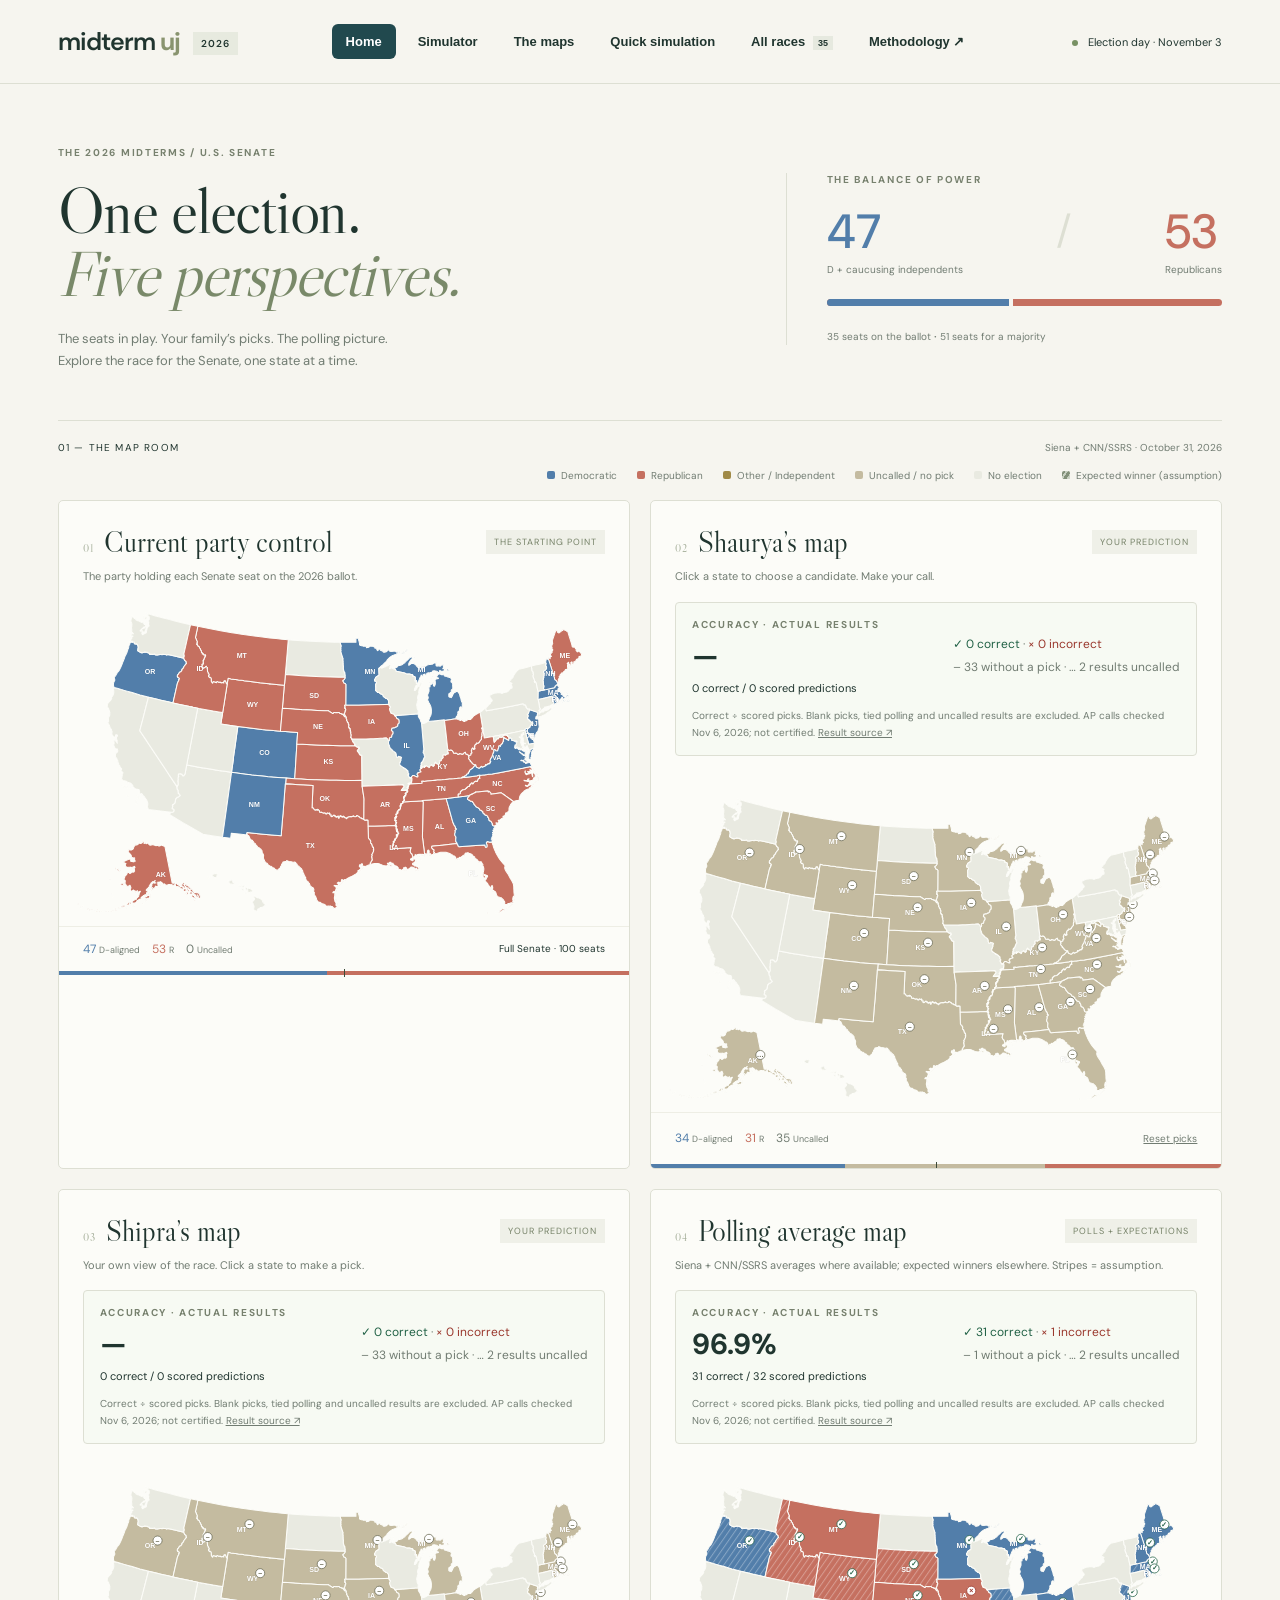
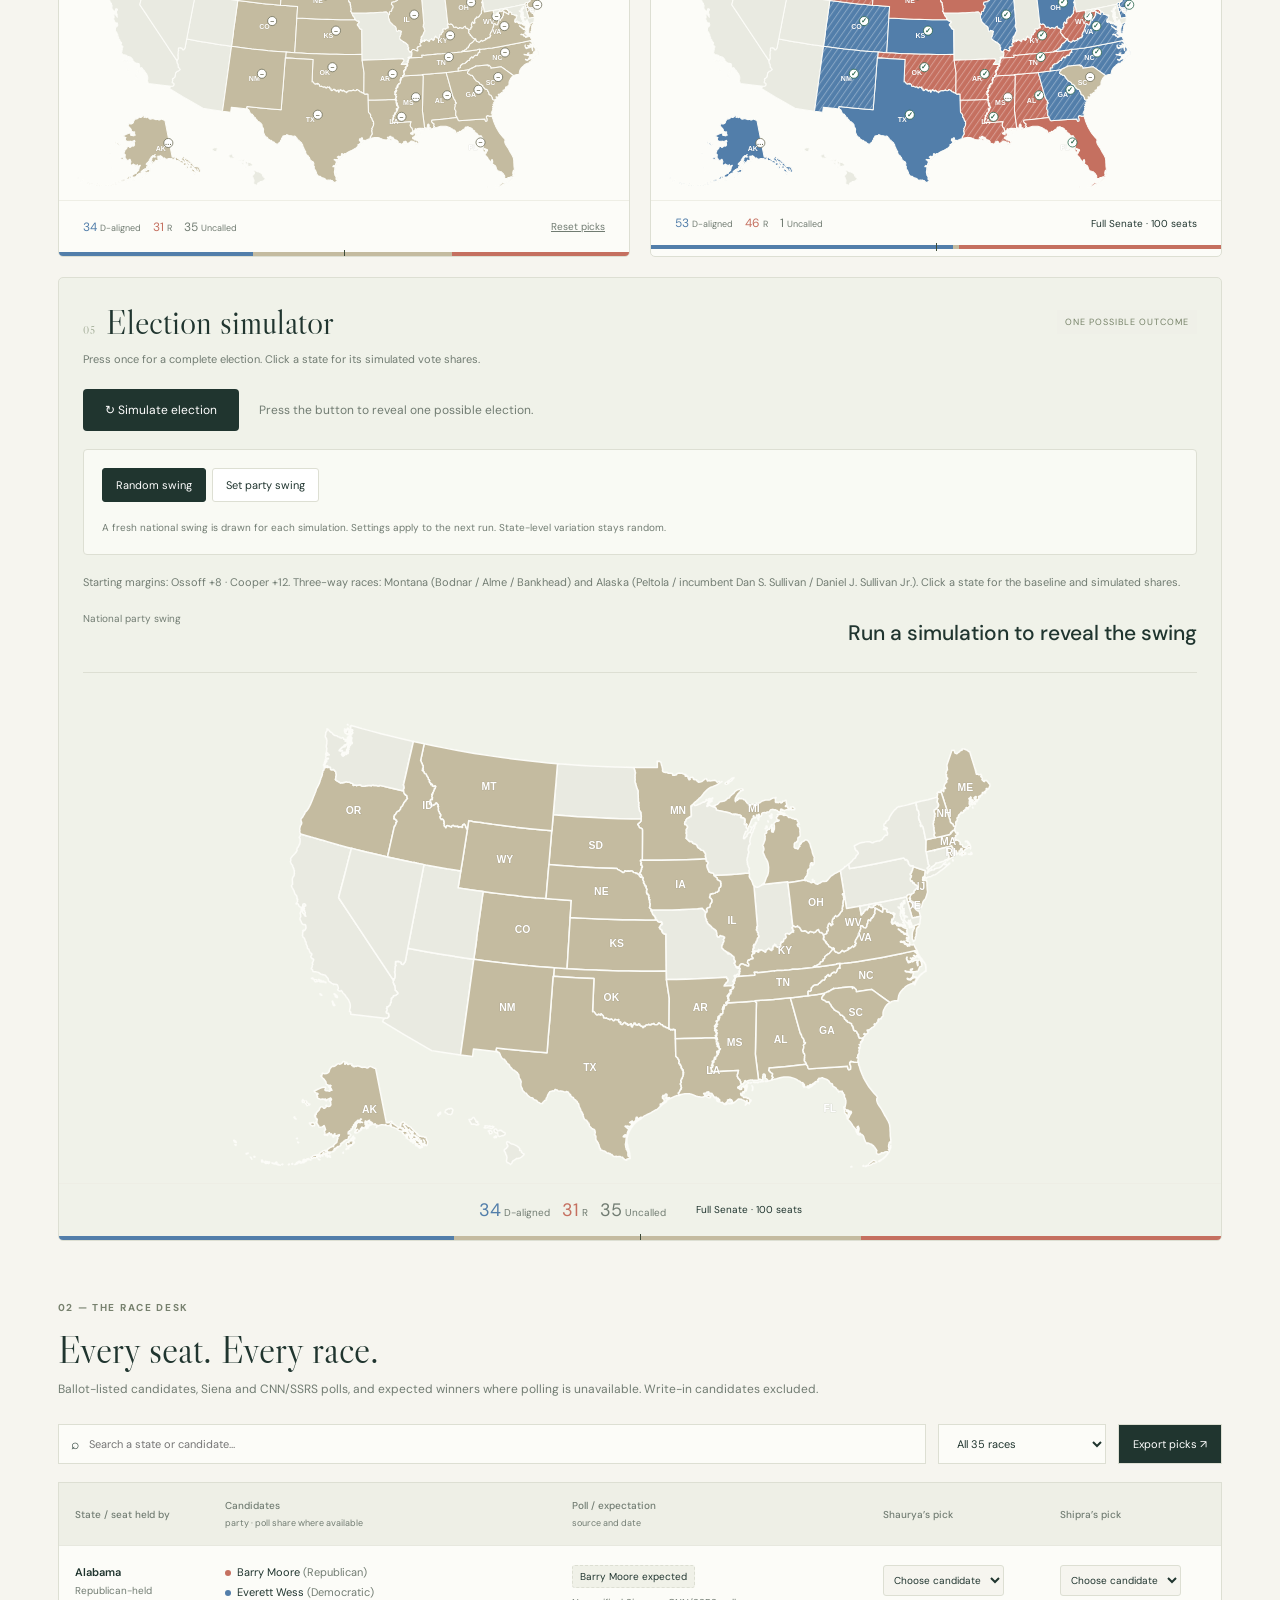
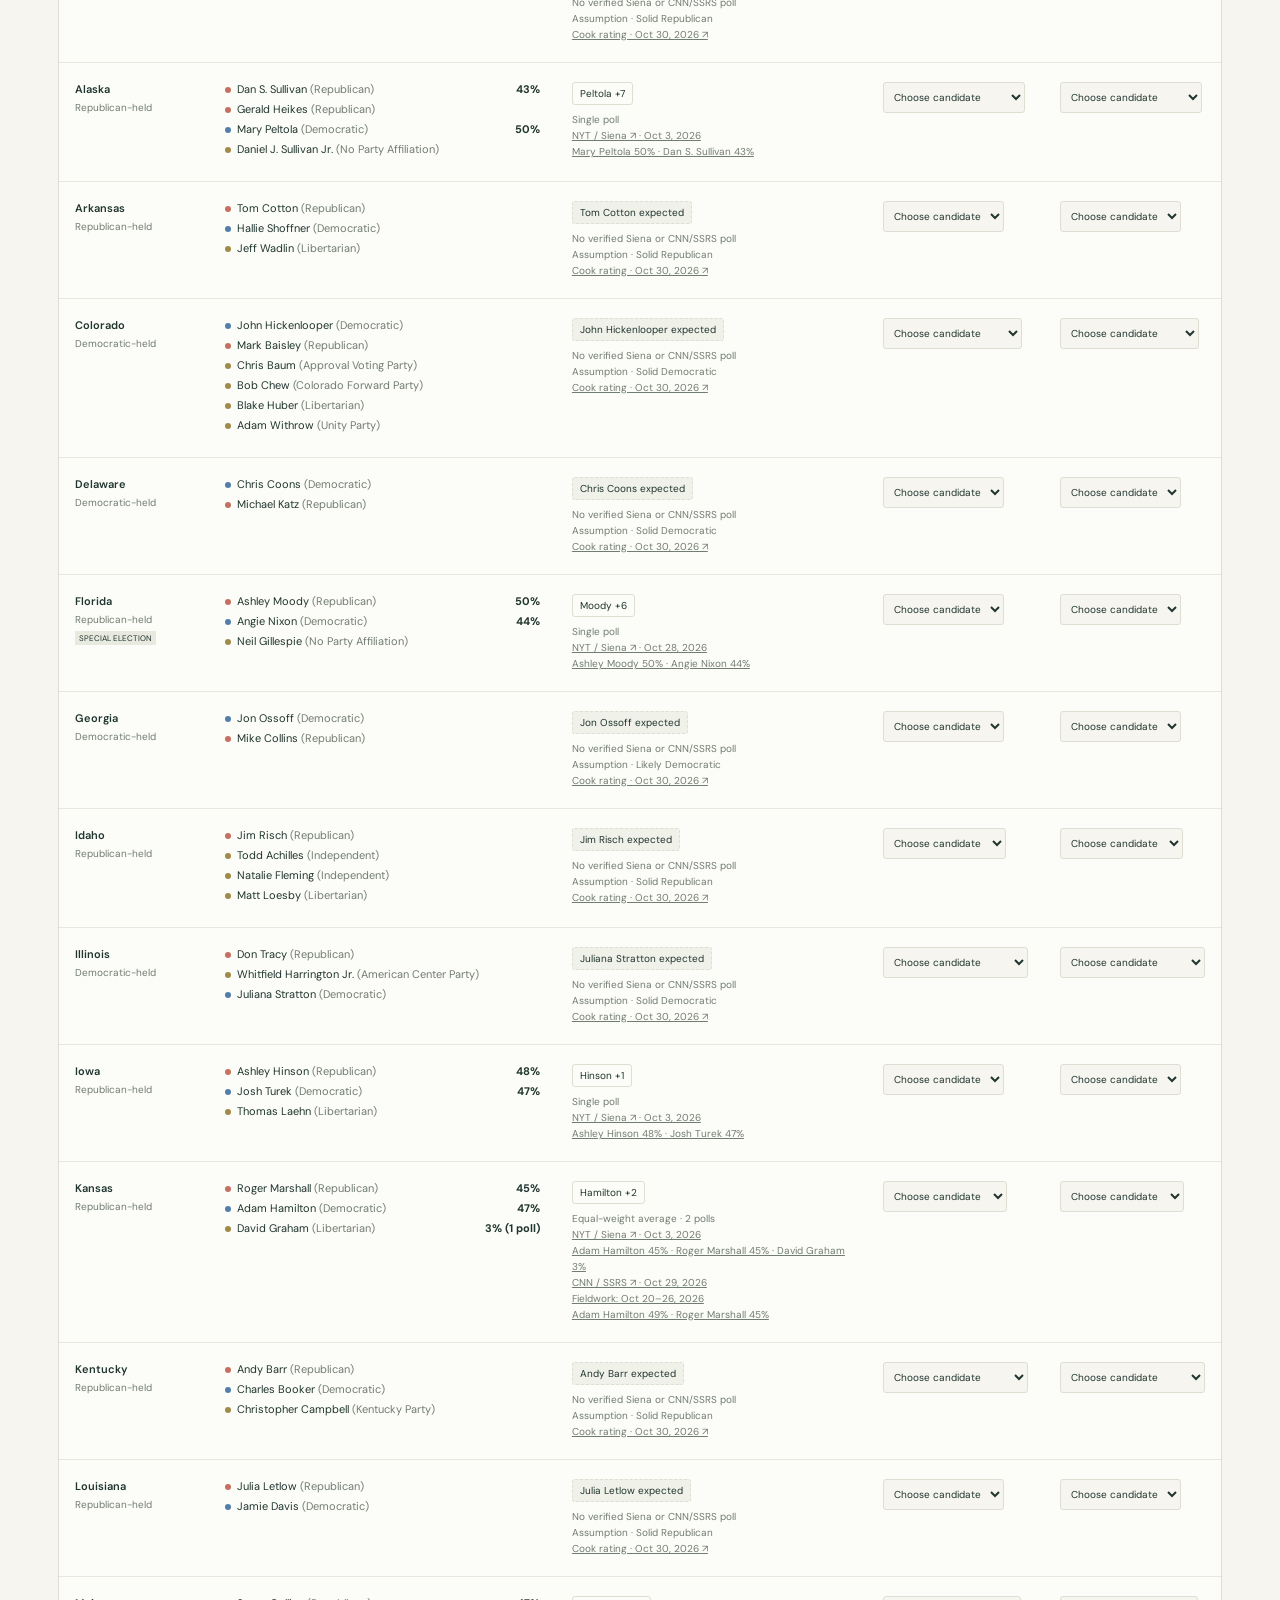
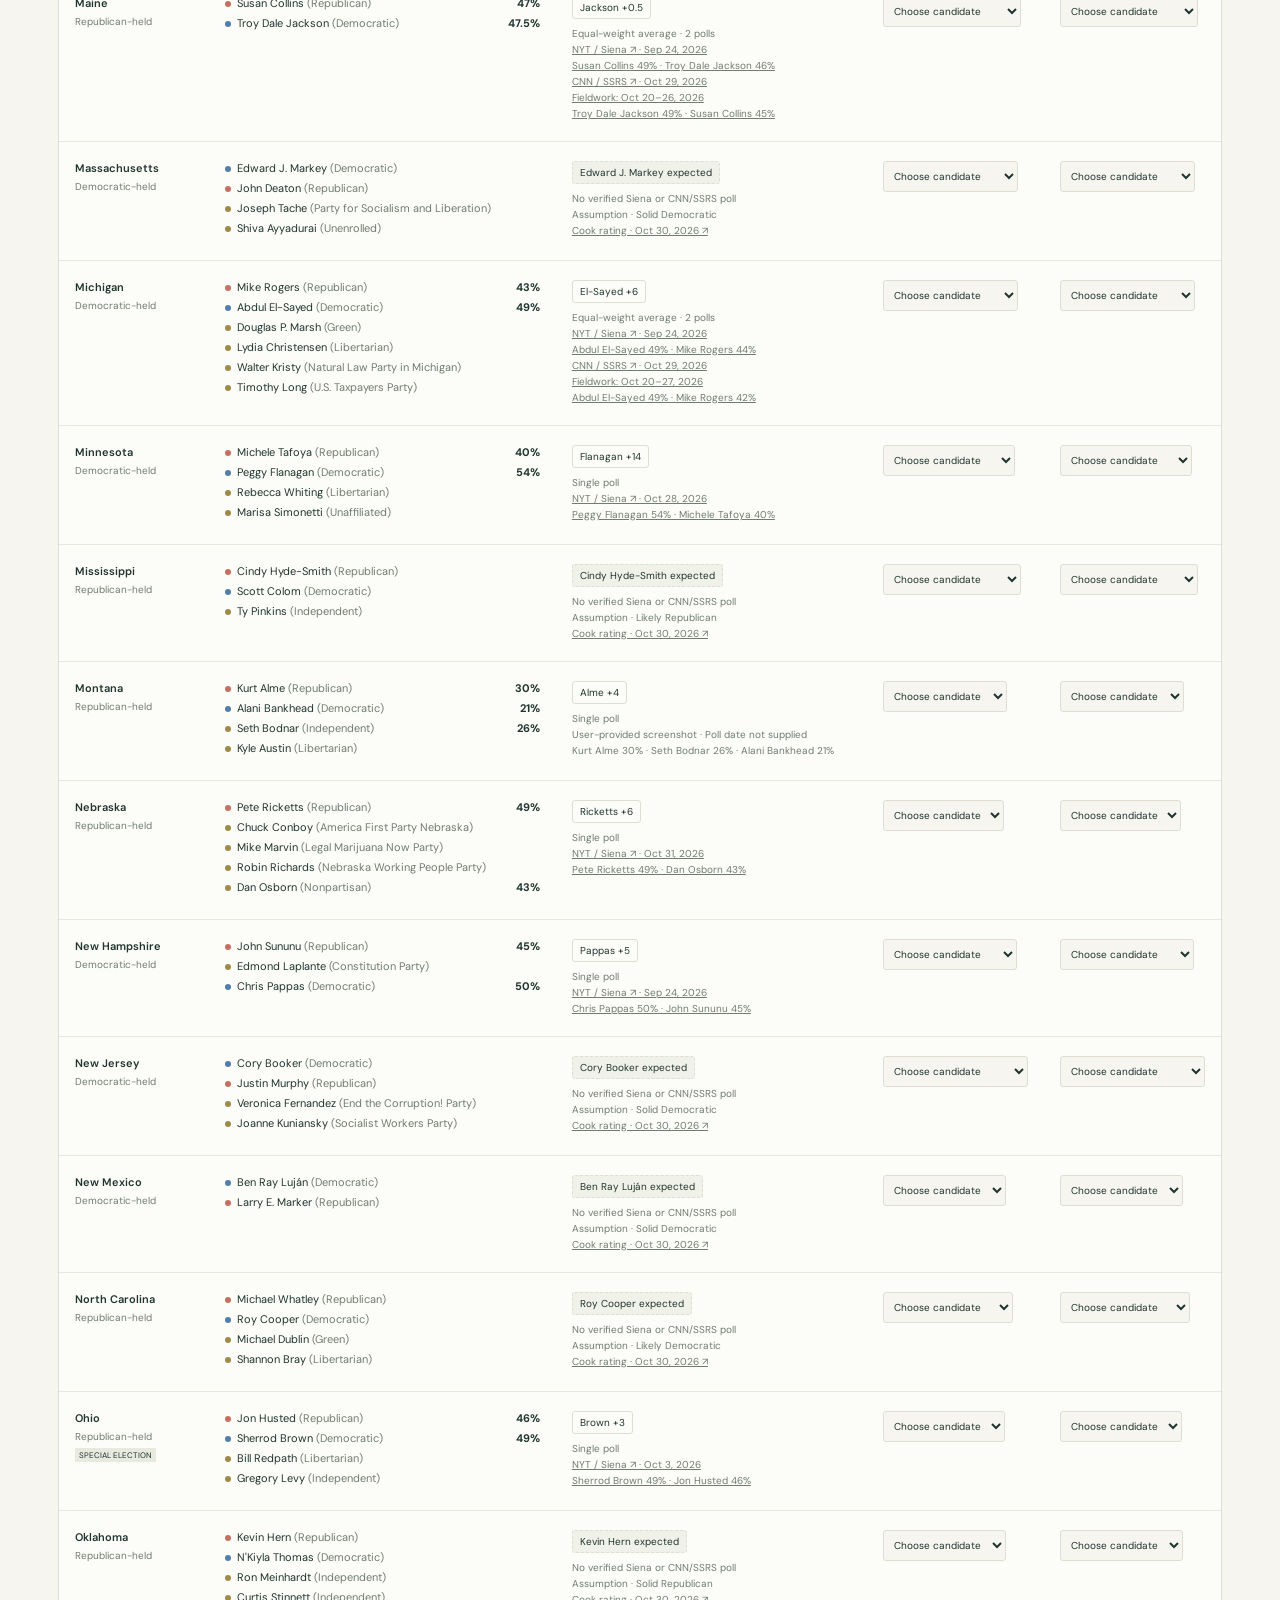
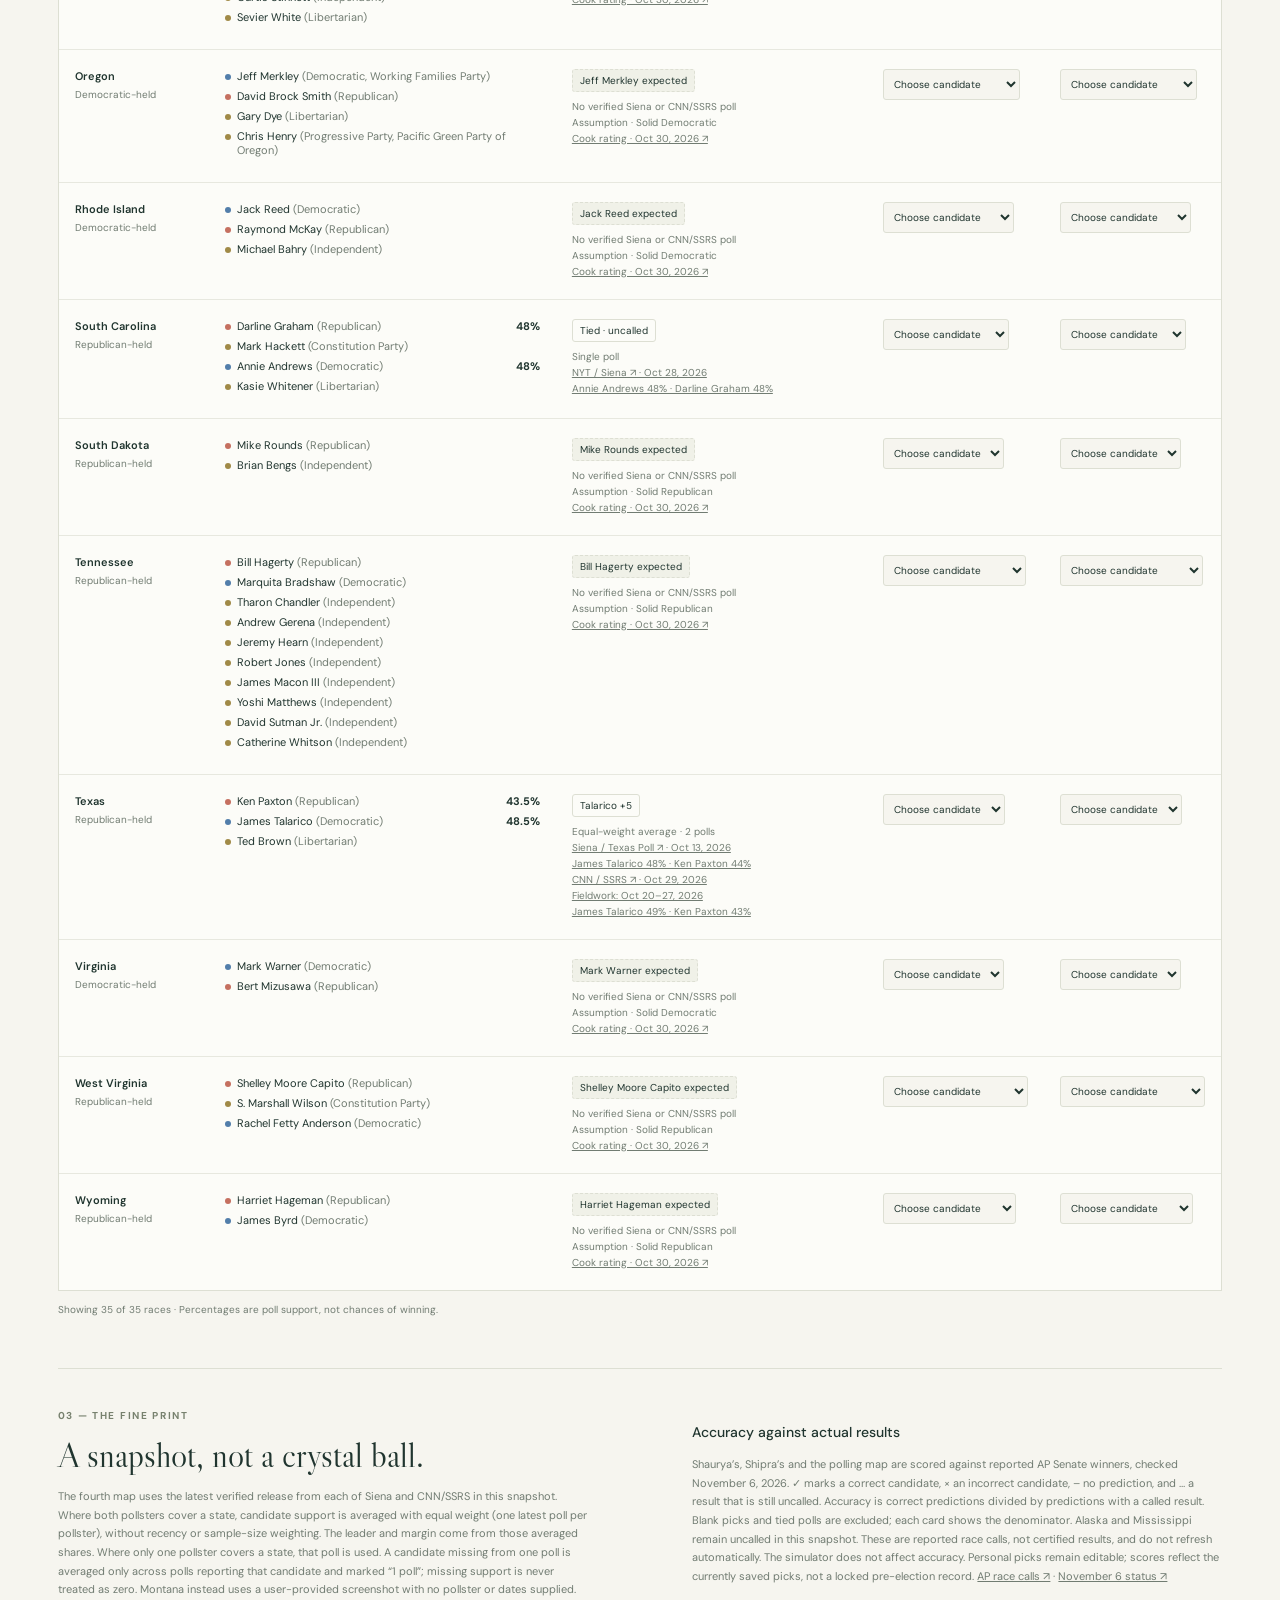
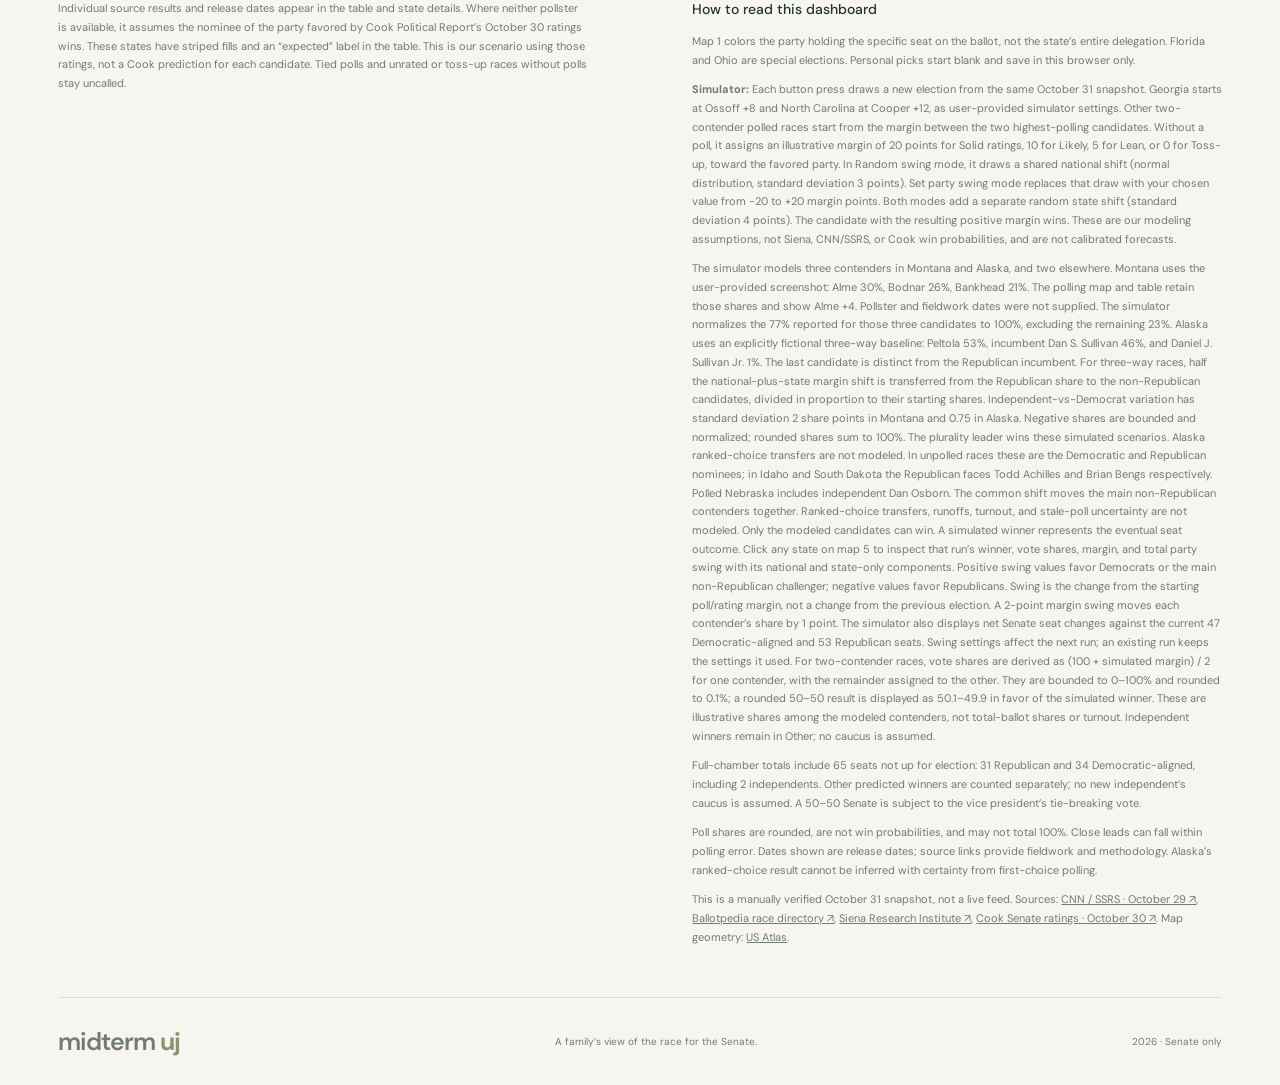
<file: midterm-uj-source/index.html>
<!doctype html><html lang="en"><head><meta charset="utf-8"><meta name="viewport" content="width=device-width,initial-scale=1"><meta name="description" content="Explore the 2026 Senate election with five maps, Shaurya and Shipra’s predictions, and sourced Siena and CNN/SSRS polling."><title>midterm uj · The Senate, five ways</title><link rel="stylesheet" href="style.css"><link rel="stylesheet" href="navigation.css?v=1"></head><body><header><a class="brand" href="#">midterm <b>uj</b><span>2026</span></a><nav aria-label="Main navigation"><a href="./" aria-current="page">Home</a><a href="simulator/">Simulator</a><a href="#maps">The maps</a><a href="#simulation">Quick simulation</a><a href="#races">All races <span>35</span></a><a href="#method">Methodology ↗</a></nav><div class="date"><i></i> Election day · November 3</div></header><main><section class="intro"><div><div class="eyebrow">THE 2026 MIDTERMS / U.S. SENATE</div><h1>One election.<br><em>Five perspectives.</em></h1><p>The seats in play. Your family’s picks. The polling picture.<br>Explore the race for the Senate, one state at a time.</p></div><aside><div class="eyebrow">THE BALANCE OF POWER</div><div class="balance"><strong class="dem">47<span>D + caucusing independents</span></strong><span class="vs">/</span><strong class="rep">53<span>Republicans</span></strong></div><div class="balancebar"><span></span></div><p>35 seats on the ballot <b>·</b> 51 seats for a majority</p></aside></section><div class="sectionline" id="maps"><span>01 — THE MAP ROOM</span><span>Siena + CNN/SSRS · October 31, 2026</span></div><div class="legend"><span><i class="D"></i>Democratic</span><span><i class="R"></i>Republican</span><span><i class="O"></i>Other / Independent</span><span><i class="U"></i>Uncalled / no pick</span><span><i class="N"></i>No election</span><span><i class="striped"></i>Expected winner (assumption)</span></div><section class="maps" id="mapgrid"></section><section class="race-section" id="races"><div class="tabletitle"><div class="eyebrow">02 — THE RACE DESK</div><h2>Every seat. Every race.</h2><p>Ballot-listed candidates, Siena and CNN/SSRS polls, and expected winners where polling is unavailable. Write-in candidates excluded.</p></div><div class="filters"><label class="search">⌕ <input id="search" type="search" placeholder="Search a state or candidate…" aria-label="Search a state or candidate"></label><select id="pollfilter" aria-label="Filter races"><option value="all">All 35 races</option><option value="polled">With verified polling</option><option value="unpolled">Without verified polling</option><option value="special">Special elections</option></select><button id="export">Export picks ↗</button></div><div class="tablewrap"><table><thead><tr><th>State / seat held by</th><th>Candidates <small>party · poll share where available</small></th><th>Poll / expectation <small>source and date</small></th><th>Shaurya’s pick</th><th>Shipra’s pick</th></tr></thead><tbody id="rows"></tbody></table></div><p id="rowcount" class="fine"></p></section><section class="method" id="method"><div><div class="eyebrow">03 — THE FINE PRINT</div><h2>A snapshot, not a crystal ball.</h2><p>The fourth map uses the latest verified release from each of Siena and CNN/SSRS in this snapshot. Where both pollsters cover a state, candidate support is averaged with equal weight (one latest poll per pollster), without recency or sample-size weighting. The leader and margin come from those averaged shares. Where only one pollster covers a state, that poll is used. A candidate missing from one poll is averaged only across polls reporting that candidate and marked “1 poll”; missing support is never treated as zero. Montana instead uses a user-provided screenshot with no pollster or dates supplied. Individual source results and release dates appear in the table and state details. Where neither pollster is available, it assumes the nominee of the party favored by Cook Political Report’s October 30 ratings wins. These states have striped fills and an “expected” label in the table. This is our scenario using those ratings, not a Cook prediction for each candidate. Tied polls and unrated or toss-up races without polls stay uncalled.</p></div><div><h3>Accuracy against actual results</h3><p>Shaurya’s, Shipra’s and the polling map are scored against reported AP Senate winners, checked November 6, 2026. ✓ marks a correct candidate, × an incorrect candidate, – no prediction, and … a result that is still uncalled. Accuracy is correct predictions divided by predictions with a called result. Blank picks and tied polls are excluded; each card shows the denominator. Alaska and Mississippi remain uncalled in this snapshot. These are reported race calls, not certified results, and do not refresh automatically. The simulator does not affect accuracy. Personal picks remain editable; scores reflect the currently saved picks, not a locked pre-election record. <a href="https://www.ap.org/the-definitive-source/behind-the-news/calling-control-of-congress-in-the-2026-midterm-elections/" target="_blank" rel="noopener">AP race calls ↗</a> · <a href="https://voteclock.org/2026-election-results" target="_blank" rel="noopener">November 6 status ↗</a></p><h3>How to read this dashboard</h3><p>Map 1 colors the party holding the specific seat on the ballot, not the state’s entire delegation. Florida and Ohio are special elections. Personal picks start blank and save in this browser only.</p><p><b>Simulator:</b> Each button press draws a new election from the same October 31 snapshot. Georgia starts at Ossoff +8 and North Carolina at Cooper +12, as user-provided simulator settings. Other two-contender polled races start from the margin between the two highest-polling candidates. Without a poll, it assigns an illustrative margin of 20 points for Solid ratings, 10 for Likely, 5 for Lean, or 0 for Toss-up, toward the favored party. In Random swing mode, it draws a shared national shift (normal distribution, standard deviation 3 points). Set party swing mode replaces that draw with your chosen value from −20 to +20 margin points. Both modes add a separate random state shift (standard deviation 4 points). The candidate with the resulting positive margin wins. These are our modeling assumptions, not Siena, CNN/SSRS, or Cook win probabilities, and are not calibrated forecasts.</p><p>The simulator models three contenders in Montana and Alaska, and two elsewhere. Montana uses the user-provided screenshot: Alme 30%, Bodnar 26%, Bankhead 21%. The polling map and table retain those shares and show Alme +4. Pollster and fieldwork dates were not supplied. The simulator normalizes the 77% reported for those three candidates to 100%, excluding the remaining 23%. Alaska uses an explicitly fictional three-way baseline: Peltola 53%, incumbent Dan S. Sullivan 46%, and Daniel J. Sullivan Jr. 1%. The last candidate is distinct from the Republican incumbent. For three-way races, half the national-plus-state margin shift is transferred from the Republican share to the non-Republican candidates, divided in proportion to their starting shares. Independent-vs-Democrat variation has standard deviation 2 share points in Montana and 0.75 in Alaska. Negative shares are bounded and normalized; rounded shares sum to 100%. The plurality leader wins these simulated scenarios. Alaska ranked-choice transfers are not modeled. In unpolled races these are the Democratic and Republican nominees; in Idaho and South Dakota the Republican faces Todd Achilles and Brian Bengs respectively. Polled Nebraska includes independent Dan Osborn. The common shift moves the main non-Republican contenders together. Ranked-choice transfers, runoffs, turnout, and stale-poll uncertainty are not modeled. Only the modeled candidates can win. A simulated winner represents the eventual seat outcome. Click any state on map 5 to inspect that run’s winner, vote shares, margin, and total party swing with its national and state-only components. Positive swing values favor Democrats or the main non-Republican challenger; negative values favor Republicans. Swing is the change from the starting poll/rating margin, not a change from the previous election. A 2-point margin swing moves each contender’s share by 1 point. The simulator also displays net Senate seat changes against the current 47 Democratic-aligned and 53 Republican seats. Swing settings affect the next run; an existing run keeps the settings it used. For two-contender races, vote shares are derived as (100 + simulated margin) / 2 for one contender, with the remainder assigned to the other. They are bounded to 0–100% and rounded to 0.1%; a rounded 50–50 result is displayed as 50.1–49.9 in favor of the simulated winner. These are illustrative shares among the modeled contenders, not total-ballot shares or turnout. Independent winners remain in Other; no caucus is assumed.</p><p>Full-chamber totals include 65 seats not up for election: 31 Republican and 34 Democratic-aligned, including 2 independents. Other predicted winners are counted separately; no new independent’s caucus is assumed. A 50–50 Senate is subject to the vice president’s tie-breaking vote.</p><p>Poll shares are rounded, are not win probabilities, and may not total 100%. Close leads can fall within polling error. Dates shown are release dates; source links provide fieldwork and methodology. Alaska’s ranked-choice result cannot be inferred with certainty from first-choice polling.</p><p>This is a manually verified October 31 snapshot, not a live feed. Sources: <a href="https://ssrs.com/news/democrats-in-striking-distance-new-cnn-polls-in-four-states-highlight-democrats-path-to-senate-majority/" target="_blank" rel="noopener">CNN / SSRS · October 29 ↗</a>, <a href="https://ballotpedia.org/United_States_Senate_elections,_2026" target="_blank" rel="noopener">Ballotpedia race directory ↗</a>, <a href="https://sri.siena.edu/2026/10/" target="_blank" rel="noopener">Siena Research Institute ↗</a>, <a href="https://www.cookpolitical.com/ratings/senate-race-ratings?check_logged_in=1" target="_blank" rel="noopener">Cook Senate ratings · October 30 ↗</a>. Map geometry: <a href="https://github.com/topojson/us-atlas" target="_blank" rel="noopener">US Atlas</a>.</p></div></section><footer><a class="brand" href="#">midterm <b>uj</b></a><span>A family’s view of the race for the Senate.</span><span>2026 · Senate only</span></footer></main><dialog id="detail"><button class="close" aria-label="Close race details">×</button><div id="detailcontent"></div></dialog><div id="toast" role="status" aria-live="polite"></div><script src="app.js?v=2f94071a5eab"></script><script defer src="https://feedback.shauryaswebsites.com/widget.js"></script>
<script defer src="https://navigation.shauryaswebsites.com/launcher.js"></script>
<script defer src="https://auth.shauryaswebsites.com/widget.js"></script>
</body></html>
</file>
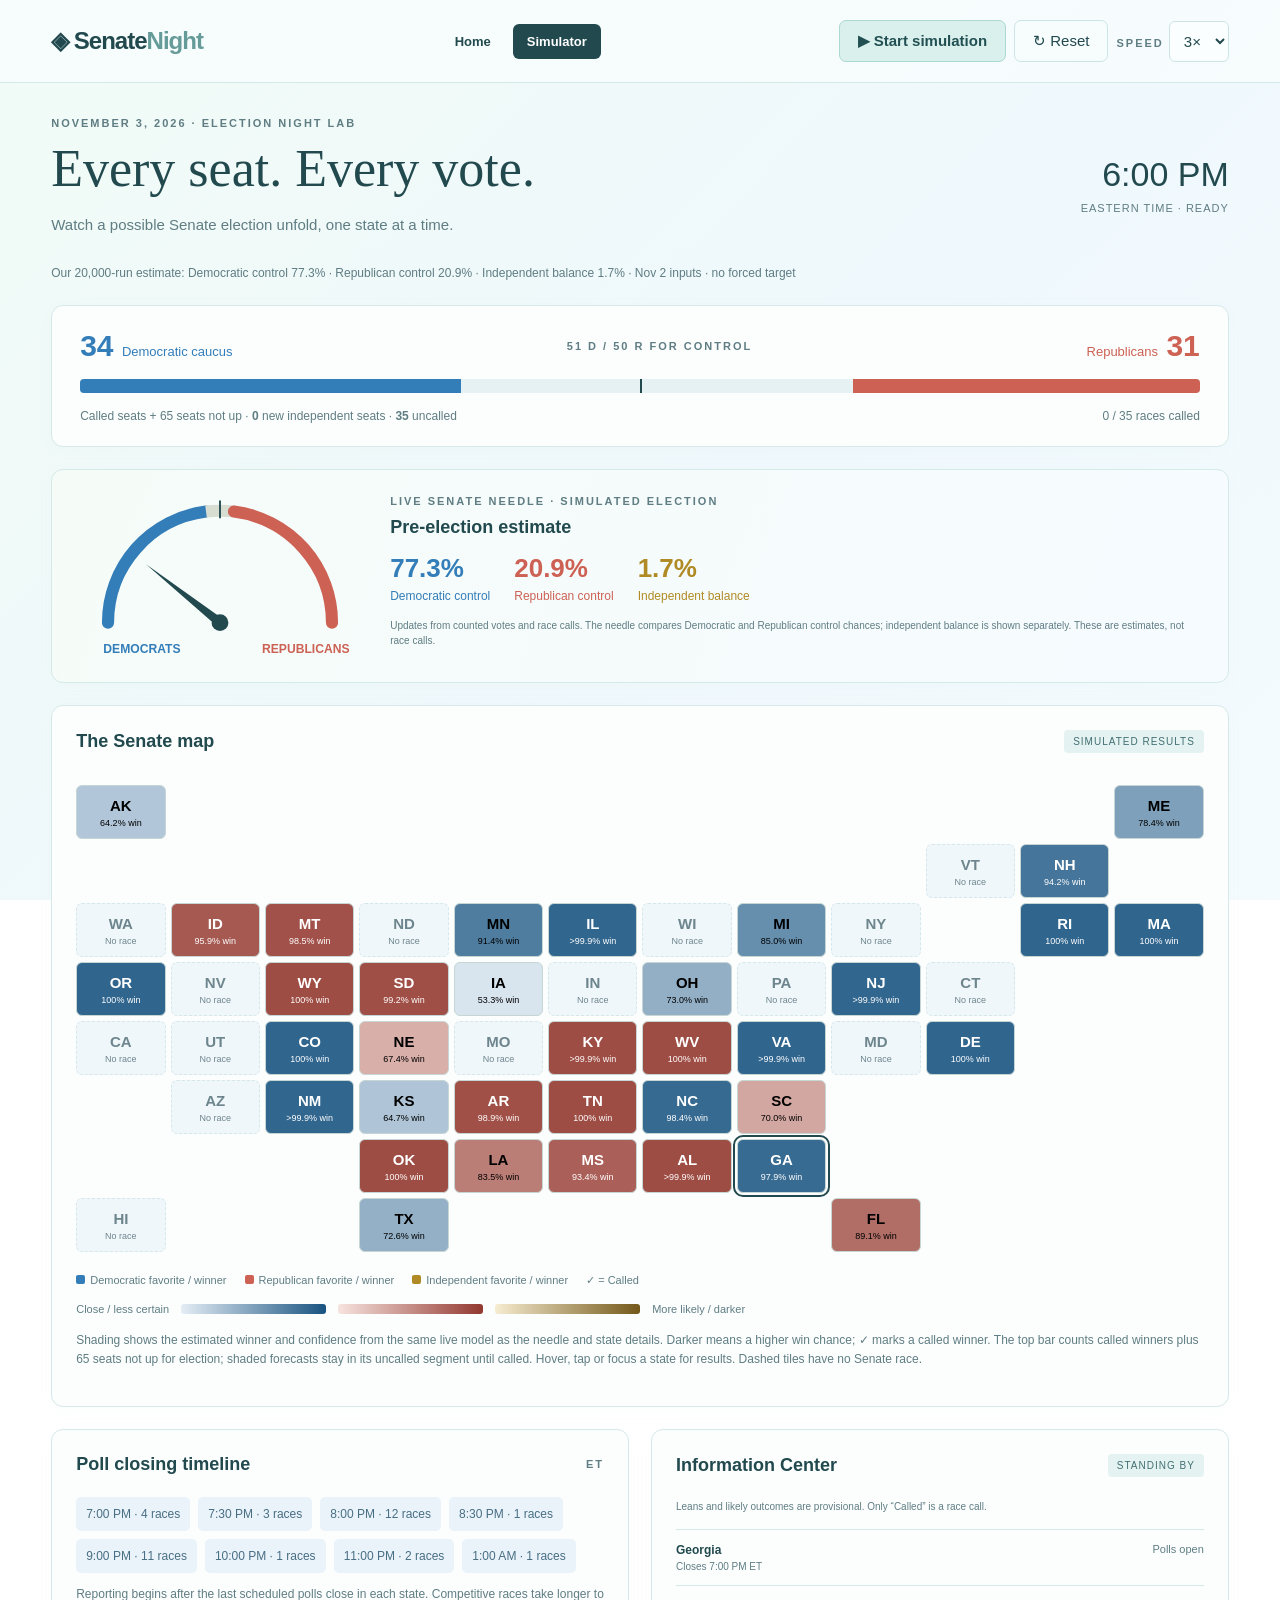
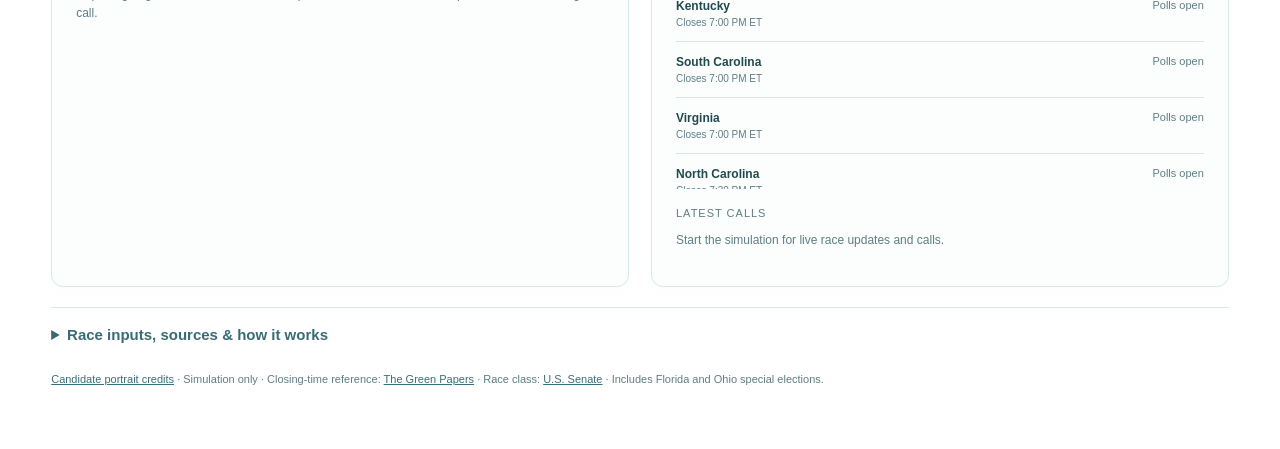
<file: midterm-uj-source/simulator/index.html>
<!doctype html><html lang="en"><head><meta charset="utf-8"><meta name="viewport" content="width=device-width,initial-scale=1"><title>Senate Night • Election Simulator</title><style>
:root{--ink:#21494e;--paper:#f1faf8;--muted:#5f7d83;--line:#d5e9e8;--blue:#337db9;--red:#cd6154;--gold:#b08a24}*{box-sizing:border-box}body{margin:0;background:var(--paper);color:var(--ink);font:15px Arial,sans-serif}header{padding:20px 4%;border-bottom:1px solid var(--line);display:flex;justify-content:space-between;align-items:center;gap:16px}.brand{font-weight:800;letter-spacing:-1px;font-size:24px}.brand span{color:#91a59a}button,select,input{font:inherit}button{cursor:pointer;border:1px solid var(--line);border-radius:7px;padding:11px 18px;background:transparent;color:var(--ink)}button:hover{filter:brightness(.94)}button.primary{background:var(--ink);color:white;border-color:var(--ink);font-weight:700}select{padding:10px;border:1px solid var(--line);border-radius:6px;background:var(--paper);color:var(--ink)}.controls{display:flex;gap:8px;align-items:center}main{max-width:1450px;margin:auto;padding:34px 4%}.eyebrow{text-transform:uppercase;letter-spacing:2px;font-size:11px;font-weight:700;color:var(--muted)}h1{font:52px Georgia,serif;margin:10px 0}p{line-height:1.6;color:var(--muted)}.intro{display:flex;justify-content:space-between;align-items:center}.clock{text-align:right;font-size:34px;font-variant-numeric:tabular-nums}.clock small{display:block;font-size:11px;letter-spacing:1px;margin-top:8px;color:var(--muted)}.score{background:white;border:1px solid var(--line);padding:23px 28px;border-radius:12px;margin:22px 0}.scoretop{display:flex;justify-content:space-between;align-items:center}.party{font-size:30px;font-weight:700}.party small{font-size:13px;font-weight:400}.d{color:var(--blue)}.r{color:var(--red)}.track{height:14px;background:#e7e9e2;border-radius:4px;position:relative;margin:16px 0;display:flex;overflow:hidden}.track:after{content:'';position:absolute;left:50%;height:100%;border-left:2px solid var(--ink)}.track div{transition:width .4s}.meta{display:flex;justify-content:space-between;font-size:12px;color:var(--muted)}.layout{display:grid;grid-template-columns:minmax(0,1fr) 320px;gap:22px}.panel{background:white;border:1px solid var(--line);border-radius:12px;padding:24px}.panelhead{display:flex;justify-content:space-between;align-items:center;margin-bottom:22px}h2{font-size:18px;margin:0}.badge{font-size:10px;background:#edf1ea;padding:6px 9px;border-radius:4px;letter-spacing:1px}.map{display:grid;grid-template-columns:repeat(12,1fr);grid-template-rows:repeat(8,54px);gap:5px;padding:10px 0 22px}.state{padding:0;border-radius:6px;background:#e8ece5;border:1px solid #dce2d8;font-weight:700;position:relative;min-width:0}.state small{display:block;font-size:9px;font-weight:400;margin-top:4px}.state.off{background:#f6f6f1;color:#a7b0a6;border-style:dashed}.state:hover,.state:focus,.state.selected{outline:2px solid var(--ink);outline-offset:2px;z-index:2}.state.leadingD{background:#d7e8f4;color:#256a9e}.state.leadingR{background:#f5ddd6;color:#a44e43}.state.calledD{background:var(--blue);color:white;border-color:var(--blue)}.state.calledR{background:var(--red);color:white;border-color:var(--red)}.legend{display:flex;gap:18px;flex-wrap:wrap;font-size:11px;color:var(--muted)}.dot{display:inline-block;width:9px;height:9px;border-radius:2px;margin-right:5px;background:#e8ece5}.details h3{font:28px Georgia;margin:12px 0}.detailStatus{font-size:12px;color:var(--muted);margin-bottom:20px}.candidate{margin:18px 0}.candtop{display:flex;justify-content:space-between;font-size:13px;gap:8px}.votes{font-size:22px;font-weight:700;margin-top:7px}.mini{height:5px;background:#eff0ea;margin-top:9px;border-radius:4px;overflow:hidden}.mini div{height:100%;transition:width .3s}.total{border-top:1px solid var(--line);padding-top:18px;font-size:13px;line-height:1.9}.feed{margin-top:20px}.event{border-top:1px solid var(--line);padding:13px 0;font-size:12px;line-height:1.6}.event time{color:var(--muted);font-size:10px}.bottom{margin-top:22px;display:grid;grid-template-columns:1fr 1fr;gap:22px}.schedule{display:flex;gap:8px;flex-wrap:wrap;margin-top:16px}.slot{font-size:12px;background:#edf1ea;border-radius:5px;padding:10px}.slot.done{background:#dce9df}.note{font-size:12px}details{margin-top:20px;border-top:1px solid var(--line);padding-top:18px}summary{cursor:pointer;font-weight:700}table{width:100%;border-collapse:collapse;font-size:12px;margin-top:15px}td,th{padding:7px;text-align:left;border-bottom:1px solid var(--line)}td input{width:100%;min-width:70px;padding:7px;border:1px solid var(--line);border-radius:4px}footer{padding:30px 0;font-size:11px;color:var(--muted)}a{color:var(--ink)}@media(max-width:1000px){.layout{grid-template-columns:1fr}.details{min-height:230px}.map{grid-template-rows:repeat(8,48px)}}@media(max-width:650px){header{align-items:flex-start;flex-direction:column}.intro{align-items:flex-start}h1{font-size:35px}.clock{font-size:23px}.controls{flex-wrap:wrap}.panel{padding:15px}.map{gap:3px;grid-template-rows:repeat(8,35px)}.state{font-size:10px}.state small{font-size:7px}.bottom{grid-template-columns:1fr}.party{font-size:24px}.score{padding:18px}.party small{display:block}.meta{font-size:10px}}
.layout{grid-template-columns:1fr}.details{display:none;position:fixed;z-index:1000;width:300px;max-width:calc(100vw - 20px);max-height:calc(100vh - 20px);overflow:auto;pointer-events:none;box-shadow:0 12px 40px #183d3b30;padding:18px;min-height:0}.details.visible{display:block}.details h3{font-size:24px}.details .candidate{margin:12px 0}.details .votes{font-size:20px}.details .total{padding-top:10px}.details .detailStatus{margin-bottom:12px}.modelnote{font-size:12px;color:var(--muted);margin:12px 0 0}.state.leadingI{background:#f4e6b9;color:#876717}.state.calledI{background:var(--gold);color:white;border-color:var(--gold)}.i{color:var(--gold)}.forecastbox{background:#e9eee6;border-radius:8px;padding:14px;margin:15px 0}.forecastbox p{margin:5px 0;font-size:12px}.details .source{font-size:10px;line-height:1.5;color:var(--muted);margin-top:10px}.settingswrap{overflow:auto}.candidateinput{display:flex;gap:5px;align-items:center;margin:5px 0}.candidateinput input{min-width:120px}.candidateinput input[type=number]{min-width:55px;width:75px}.needlepanel{margin:22px 0;padding:22px 28px;display:grid;grid-template-columns:280px 1fr;align-items:center;gap:30px}.needlepanel svg{width:100%;max-height:180px}.needlestats{display:flex;gap:24px;flex-wrap:wrap;margin:15px 0}.needlestats b{display:block;font-size:26px;margin-bottom:5px}.needlestats span{font-size:12px}.needlepointer{transition:transform .45s ease-out}.raceupdates{max-height:260px;overflow:auto;margin-top:15px}.raceupdate{display:flex;justify-content:space-between;gap:15px;border-top:1px solid var(--line);padding:11px 0;font-size:12px;line-height:1.5}.raceupdate small{display:block;color:var(--muted)}.statuspill{font-size:11px;text-align:right;max-width:170px}.calltitle{font-size:11px;text-transform:uppercase;letter-spacing:1px;color:var(--muted);margin:18px 0 5px}.statusnote{font-size:10px;color:var(--muted);line-height:1.5}@media(max-width:650px){.needlepanel{grid-template-columns:1fr;padding:20px;gap:0}.needlepanel svg{max-height:155px}.needlestats{gap:20px}.needlestats b{font-size:22px}}.shadelegend{display:flex;align-items:center;gap:12px;flex-wrap:wrap;font-size:11px;color:var(--muted);margin:16px 0}.shaderamp{height:10px;width:145px;border-radius:3px;background:linear-gradient(to right,#e4edf5,#185380)}.shaderamp.red{background:linear-gradient(to right,#f7e4df,#92382f)}.shaderamp.gold{background:linear-gradient(to right,#f6ecd0,#735819)}.state{transition:background .35s,color .35s}.state small{opacity:1}/* Light mint and sky surfaces; election party palettes are preserved. */
body{background:linear-gradient(135deg,#f1fbf6 0%,#eff8fc 55%,#f4fbff 100%);background-attachment:fixed}header{background:#f8fdfde8;border-bottom-color:#d5e9e8}.brand span{color:#659b99}button:not(.state){background:#f7fcfd;border-color:#cde4e6}button.primary{background:#d9f0ec;border-color:#acd8d2;color:#214f52}button.primary:hover{background:#cce9e4}select,input{background:#fbfefe;border-color:#cde4e6;color:var(--ink)}.panel,.score{background:#fcfefe;border-color:#d5e9e8;box-shadow:0 3px 16px #83bab009}.badge{background:#e4f3f1;color:#426f73}.track{background:#e5f1f3}.mini{background:#e9f3f5}.slot{background:#eaf3fa;color:#486e83}.slot.done{background:#dff2e9;color:#346b58}.forecastbox{background:#e8f5f2}.state.off{background:#f0f7fa;color:#6d858d;border-color:#d5e7eb}.details{background:#fcfefe;box-shadow:0 12px 40px #3c79852b}.needlepanel{background:linear-gradient(110deg,#f5fcf8,#f6fbff)}summary{color:#386b73}a{color:#386f7a}button:focus-visible,select:focus-visible,input:focus-visible,summary:focus-visible{outline:2px solid #438d99;outline-offset:3px}
.candtop{align-items:center}.candidateidentity{display:inline-flex;align-items:center;gap:9px;min-width:0}.candidateportrait{display:block;flex:0 0 38px;width:38px;height:38px;object-fit:cover;object-position:center 20%;border-radius:50%;background:#dce9e8;border:1px solid #c4d9d8}.candidatename{min-width:0;overflow-wrap:anywhere;line-height:1.45}.winnercheck{display:inline-flex;align-items:center;gap:3px;margin-left:6px;color:#176743;font-size:11px;font-weight:700;white-space:nowrap}.winnercheck span{font-size:10px}.event .candidateidentity{margin-top:6px}.event .candidateportrait{width:30px;height:30px;flex-basis:30px}.candtop>b{white-space:nowrap;flex-shrink:0}
</style><link rel="stylesheet" href="../navigation.css?v=1"></head><body><header><div class="brand">◈ Senate<span>Night</span></div><nav aria-label="Main navigation"><a href="../">Home</a><a href="./" aria-current="page">Simulator</a></nav><div class="controls"><button id="start" class="primary">▶ Start simulation</button><button id="reset">↻ Reset</button><label><span class="eyebrow">Speed </span><select id="speed"><option value="3">1×</option><option value="9" selected>3×</option><option value="27">9×</option></select></label></div></header><main><div class="intro"><div><div class="eyebrow">November 3, 2026 · Election night lab</div><h1>Every seat. Every vote.</h1><p>Watch a possible Senate election unfold, one state at a time.</p></div><div class="clock"><span id="clock">6:00 PM</span><small>EASTERN TIME · <span id="runstatus">READY</span></small></div></div><p class="modelnote" id="modelnote"></p><section class="score"><div class="scoretop"><div class="party d"><span id="dem">34</span> <small>Democratic caucus</small></div><span class="eyebrow" id="majority">51 for a majority</span><div class="party r"><small>Republicans</small> <span id="rep">31</span></div></div><div class="track"><div id="dbar" style="background:var(--blue);width:34%"></div><div id="ibar" style="background:var(--gold);width:0%"></div><div id="ubar" style="width:35%"></div><div id="rbar" style="background:var(--red);width:31%"></div></div><div class="meta"><span>Called seats + 65 seats not up · <b id="ind">0</b> new independent seats · <b id="uncalled">35</b> uncalled</span><span id="called">0 / 35 races called</span></div></section><section class="panel needlepanel" aria-label="Live Senate control needle"><svg viewBox="0 0 300 180" role="img" aria-labelledby="needletitle"><title id="needletitle">Senate control needle</title><path d="M 30 140 A 120 120 0 0 1 135 21" fill="none" stroke="var(--blue)" stroke-width="13" stroke-linecap="round"/><path d="M 135 21 A 120 120 0 0 1 165 21" fill="none" stroke="#d8ddd2" stroke-width="13"/><path d="M 165 21 A 120 120 0 0 1 270 140" fill="none" stroke="var(--red)" stroke-width="13" stroke-linecap="round"/><line x1="150" y1="9" x2="150" y2="28" stroke="var(--ink)" stroke-width="2"/><g id="needlepointer" class="needlepointer" transform="rotate(0 150 140)"><path d="M 145 140 L 150 39 L 155 140 Z" fill="var(--ink)"/></g><circle cx="150" cy="140" r="9" fill="var(--ink)"/><text x="25" y="172" fill="var(--blue)" font-size="13" font-weight="bold">DEMOCRATS</text><text x="195" y="172" fill="var(--red)" font-size="13" font-weight="bold">REPUBLICANS</text></svg><div><div class="eyebrow">Live Senate needle · simulated election</div><h2 id="needleheadline" style="margin-top:10px">Pre-election estimate</h2><div class="needlestats" aria-live="polite"><span class="d"><b id="needleD">—</b>Democratic control</span><span class="r"><b id="needleR">—</b>Republican control</span><span class="i"><b id="needleI">—</b>Independent balance</span></div><p class="statusnote">Updates from counted votes and race calls. The needle compares Democratic and Republican control chances; independent balance is shown separately. These are estimates, not race calls.</p></div></section><div class="layout"><section class="panel"><div class="panelhead"><h2>The Senate map</h2><span class="badge">SIMULATED RESULTS</span></div><div class="map" id="map" aria-label="United States tile map"></div><div class="legend"><span><i class="dot" style="background:var(--blue)"></i>Democratic favorite / winner</span><span><i class="dot" style="background:var(--red)"></i>Republican favorite / winner</span><span><i class="dot" style="background:var(--gold)"></i>Independent favorite / winner</span><span>✓ = Called</span></div><div class="shadelegend"><span>Close / less certain</span><i class="shaderamp"></i><i class="shaderamp red"></i><i class="shaderamp gold"></i><span>More likely / darker</span></div><p class="note">Shading shows the estimated winner and confidence from the same live model as the needle and state details. Darker means a higher win chance; ✓ marks a called winner. The top bar counts called winners plus 65 seats not up for election; shaded forecasts stay in its uncalled segment until called. Hover, tap or focus a state for results. Dashed tiles have no Senate race.</p></section><aside class="panel details" id="details" role="tooltip" aria-live="polite"></aside></div><div class="bottom"><section class="panel"><div class="panelhead"><h2>Poll closing timeline</h2><span class="eyebrow">ET</span></div><div id="schedule" class="schedule"></div><p class="note">Reporting begins after the last scheduled polls close in each state. Competitive races take longer to call.</p></section><section class="panel"><div class="panelhead"><h2>Information Center</h2><span class="badge" id="deskstatus">STANDING BY</span></div><div class="statusnote">Leans and likely outcomes are provisional. Only “Called” is a race call.</div><div class="raceupdates" id="raceupdates"></div><div class="calltitle">Latest calls</div><div id="feed"><p class="note">Start the simulation for live race updates and calls.</p></div></section></div><details><summary>Race inputs, sources & how it works</summary><div class="forecastbox"><b>Forecasts checked November 2, 2026</b><p><a href="https://votes.decisiondeskhq.com/balance-of-power/2026/senate" target="_blank" rel="noopener">DDHQ: 62% Democratic control</a> · <a href="https://midtermforecast.com/senate/" target="_blank" rel="noopener">Midterm Forecast: 76%</a>. Different inputs, uncertainty and independent-caucus assumptions produce different odds. These are forecasts, not poll vote shares.</p></div><p class="note">Our simulation has no forced chamber winner or target probability. Most race centers use Midterm Forecast’s November 2 model margins; Nebraska, South Carolina and South Dakota instead use 270toWin polling averages, normalized to the two modeled candidates. Montana uses its three-candidate polling average, normalized to 100%. Polls disagree and sparse polling adds uncertainty. Minor candidates and undecideds are omitted; normalization redistributes them proportionally. This is a simplified simulation, not a reproduction of any forecaster’s model or the full ballot.</p><p class="note">The live needle reruns 2,000 possible outcomes using counted votes, baseline shares and confirmed calls, never the hidden sampled final totals. Its estimates blend early returns with the prior and become more certain as ballots are counted. Shared shifts are estimated from reporting states. Leans begin at 65% model confidence, likely at 85%; below 10% counted is too early to call. Estimates are approximate and may move sharply as batches arrive. Each run adds shared national error (3-point standard deviation) and state error (4 points, or 6 for sparse-poll independent races). Montana separately varies each of its three shares (6-point standard deviation), then normalizes; its sparse, conflicting polls warrant wider uncertainty. All errors are centered at zero. Candidate vote totals are fixed at the start and reported in batches after polls close. Calls occur when the leader cannot be overtaken by any remaining ballots. Turnout and counting speed are illustrative; ranked-choice voting, runoff elections, recounts and multi-day counting are omitted.</p><label class="note">Independent caucus assumption: <select id="alignment"><option value="separate">Unassigned — display separately</option><option value="D">All new independents join Democrats</option><option value="R">All new independents join Republicans</option></select></label><p class="note">The 34 Democratic-caucus held seats already include King and Sanders. New independent winners remain gold and are listed separately; this optional assumption changes control calculations only. Democrats need 51; Republicans need 50 with the vice president. Otherwise, independents hold the balance. Editable percentages below are modeled vote-share centers, not raw polling percentages. Editing them updates our estimate without changing other states.</p><div class="settingswrap"><table><thead><tr><th>State / source</th><th>Candidates · party · modeled share %</th></tr></thead><tbody id="settings"></tbody></table></div></details><footer><a href="portrait-credits.html">Candidate portrait credits</a> · Simulation only · Closing-time reference: <a href="https://www.thegreenpapers.com/G26/closing.phtml?format=gc" target="_blank" rel="noopener">The Green Papers</a> · Race class: <a href="https://www.senate.gov/senators/Class_II.htm" target="_blank" rel="noopener">U.S. Senate</a> · Includes Florida and Ohio special elections.</footer></main><script>
const tiles=`AK,0,0;ME,11,0;VT,9,1;NH,10,1;WA,0,2;ID,1,2;MT,2,2;ND,3,2;MN,4,2;IL,5,2;WI,6,2;MI,7,2;NY,8,2;RI,10,2;MA,11,2;OR,0,3;NV,1,3;WY,2,3;SD,3,3;IA,4,3;IN,5,3;OH,6,3;PA,7,3;NJ,8,3;CT,9,3;CA,0,4;UT,1,4;CO,2,4;NE,3,4;MO,4,4;KY,5,4;WV,6,4;VA,7,4;MD,8,4;DE,9,4;AZ,1,5;NM,2,5;KS,3,5;AR,4,5;TN,5,5;NC,6,5;SC,7,5;OK,3,6;LA,4,6;MS,5,6;AL,6,6;GA,7,6;HI,0,7;TX,3,7;FL,8,7`.split(';').map(s=>s.split(','));
const races=[{"id": "AL", "name": "Alabama", "close": 1200.0, "total": 2000000, "candidates": [{"name": "Everett Wess", "party": "D", "base": 40.8}, {"name": "Barry Moore", "party": "R", "base": 59.2}], "source": "Midterm Forecast • Nov 2 model margin", "url": "https://midtermforecast.com/senate/"}, {"id": "AK", "name": "Alaska", "close": 1500.0, "total": 360000, "candidates": [{"name": "Mary Peltola", "party": "D", "base": 50.9}, {"name": "Dan S. Sullivan", "party": "R", "base": 49.1}], "source": "Midterm Forecast • Nov 2 model margin", "url": "https://midtermforecast.com/senate/"}, {"id": "AR", "name": "Arkansas", "close": 1230.0, "total": 1100000, "candidates": [{"name": "Hallie Shoffner", "party": "D", "base": 44.3}, {"name": "Tom Cotton", "party": "R", "base": 55.7}], "source": "Midterm Forecast • Nov 2 model margin", "url": "https://midtermforecast.com/senate/"}, {"id": "CO", "name": "Colorado", "close": 1260.0, "total": 3100000, "candidates": [{"name": "John Hickenlooper", "party": "D", "base": 60.3}, {"name": "Mark Baisley", "party": "R", "base": 39.7}], "source": "Midterm Forecast • Nov 2 model margin", "url": "https://midtermforecast.com/senate/"}, {"id": "DE", "name": "Delaware", "close": 1200.0, "total": 500000, "candidates": [{"name": "Chris Coons", "party": "D", "base": 63.7}, {"name": "Michael Katz", "party": "R", "base": 36.3}], "source": "Midterm Forecast • Nov 2 model margin", "url": "https://midtermforecast.com/senate/"}, {"id": "FL", "name": "Florida", "close": 1200.0, "total": 10000000, "candidates": [{"name": "Angie Nixon", "party": "D", "base": 46.9}, {"name": "Ashley Moody", "party": "R", "base": 53.1}], "source": "Midterm Forecast • Nov 2 model margin", "url": "https://midtermforecast.com/senate/"}, {"id": "GA", "name": "Georgia", "close": 1140.0, "total": 4900000, "candidates": [{"name": "Jon Ossoff", "party": "D", "base": 55.15}, {"name": "Mike Collins", "party": "R", "base": 44.85}], "source": "Midterm Forecast • Nov 2 model margin", "url": "https://midtermforecast.com/senate/"}, {"id": "ID", "name": "Idaho", "close": 1380.0, "total": 850000, "candidates": [{"name": "Todd Achilles", "party": "I", "base": 44.15}, {"name": "Jim Risch", "party": "R", "base": 55.85}], "source": "Midterm Forecast • Nov 2 model margin", "url": "https://midtermforecast.com/senate/"}, {"id": "IL", "name": "Illinois", "close": 1200.0, "total": 5500000, "candidates": [{"name": "Juliana Stratton", "party": "D", "base": 58.25}, {"name": "Don Tracy", "party": "R", "base": 41.75}], "source": "Midterm Forecast • Nov 2 model margin", "url": "https://midtermforecast.com/senate/"}, {"id": "IA", "name": "Iowa", "close": 1260.0, "total": 1600000, "candidates": [{"name": "Josh Turek", "party": "D", "base": 50.2}, {"name": "Ashley Hinson", "party": "R", "base": 49.8}], "source": "Midterm Forecast • Nov 2 model margin", "url": "https://midtermforecast.com/senate/"}, {"id": "KS", "name": "Kansas", "close": 1260.0, "total": 1300000, "candidates": [{"name": "Adam Hamilton", "party": "D", "base": 50.95}, {"name": "Roger Marshall", "party": "R", "base": 49.05}], "source": "Midterm Forecast • Nov 2 model margin", "url": "https://midtermforecast.com/senate/"}, {"id": "KY", "name": "Kentucky", "close": 1140.0, "total": 2000000, "candidates": [{"name": "Charles Booker", "party": "D", "base": 41.5}, {"name": "Andy Barr", "party": "R", "base": 58.5}], "source": "Midterm Forecast • Nov 2 model margin", "url": "https://midtermforecast.com/senate/"}, {"id": "LA", "name": "Louisiana", "close": 1260.0, "total": 1900000, "candidates": [{"name": "Jamie Davis", "party": "D", "base": 47.55}, {"name": "Julia Letlow", "party": "R", "base": 52.45}], "source": "Midterm Forecast • Nov 2 model margin", "url": "https://midtermforecast.com/senate/"}, {"id": "ME", "name": "Maine", "close": 1200.0, "total": 800000, "candidates": [{"name": "Troy Jackson", "party": "D", "base": 52.0}, {"name": "Susan Collins", "party": "R", "base": 48.0}], "source": "Midterm Forecast • Nov 2 model margin", "url": "https://midtermforecast.com/senate/"}, {"id": "MA", "name": "Massachusetts", "close": 1200.0, "total": 3300000, "candidates": [{"name": "Ed Markey", "party": "D", "base": 64.75}, {"name": "John Deaton", "party": "R", "base": 35.25}], "source": "Midterm Forecast • Nov 2 model margin", "url": "https://midtermforecast.com/senate/"}, {"id": "MI", "name": "Michigan", "close": 1260.0, "total": 5200000, "candidates": [{"name": "Abdul El-Sayed", "party": "D", "base": 52.6}, {"name": "Mike Rogers", "party": "R", "base": 47.4}], "source": "Midterm Forecast • Nov 2 model margin", "url": "https://midtermforecast.com/senate/"}, {"id": "MN", "name": "Minnesota", "close": 1260.0, "total": 3000000, "candidates": [{"name": "Peggy Flanagan", "party": "D", "base": 53.4}, {"name": "Michele Tafoya", "party": "R", "base": 46.6}], "source": "Midterm Forecast • Nov 2 model margin", "url": "https://midtermforecast.com/senate/"}, {"id": "MS", "name": "Mississippi", "close": 1200.0, "total": 1200000, "candidates": [{"name": "Scott Colom", "party": "D", "base": 46.2}, {"name": "Cindy Hyde-Smith", "party": "R", "base": 53.8}], "source": "Midterm Forecast • Nov 2 model margin", "url": "https://midtermforecast.com/senate/"}, {"id": "MT", "name": "Montana", "close": 1320.0, "total": 600000, "candidates": [{"name": "Alani Bankhead", "party": "D", "base": 21.50537634408602}, {"name": "Kurt Alme", "party": "R", "base": 48.924731182795696}, {"name": "Seth Bodnar", "party": "I", "base": 29.56989247311828}], "source": "270toWin • 2-poll average: Bankhead 20%, Bodnar 27.5%, Alme 45.5% (latest Oct 20)", "url": "https://www.270towin.com/2026-senate-polls/montana"}, {"id": "NE", "name": "Nebraska", "close": 1260.0, "total": 900000, "candidates": [{"name": "Dan Osborn", "party": "I", "base": 48.451327433628315}, {"name": "Pete Ricketts", "party": "R", "base": 51.548672566371685}], "source": "270toWin polling average • Osborn 43.8%, Ricketts 46.6% • latest Nov 1", "url": "https://www.270towin.com/2026-senate-polls/nebraska"}, {"id": "NH", "name": "New Hampshire", "close": 1200.0, "total": 750000, "candidates": [{"name": "Chris Pappas", "party": "D", "base": 53.95}, {"name": "John E. Sununu", "party": "R", "base": 46.05}], "source": "Midterm Forecast • Nov 2 model margin", "url": "https://midtermforecast.com/senate/"}, {"id": "NJ", "name": "New Jersey", "close": 1200.0, "total": 4200000, "candidates": [{"name": "Cory Booker", "party": "D", "base": 58.9}, {"name": "Justin Murphy", "party": "R", "base": 41.1}], "source": "Midterm Forecast • Nov 2 model margin", "url": "https://midtermforecast.com/senate/"}, {"id": "NM", "name": "New Mexico", "close": 1260.0, "total": 900000, "candidates": [{"name": "Ben Ray Luján", "party": "D", "base": 58.5}, {"name": "Larry E. Marker", "party": "R", "base": 41.5}], "source": "Midterm Forecast • Nov 2 model margin", "url": "https://midtermforecast.com/senate/"}, {"id": "NC", "name": "North Carolina", "close": 1170.0, "total": 5100000, "candidates": [{"name": "Roy Cooper", "party": "D", "base": 55.3}, {"name": "Michael Whatley", "party": "R", "base": 44.7}], "source": "Midterm Forecast • Nov 2 model margin", "url": "https://midtermforecast.com/senate/"}, {"id": "OH", "name": "Ohio", "close": 1170.0, "total": 5100000, "candidates": [{"name": "Sherrod Brown", "party": "D", "base": 51.55}, {"name": "Jon Husted", "party": "R", "base": 48.45}], "source": "Midterm Forecast • Nov 2 model margin", "url": "https://midtermforecast.com/senate/"}, {"id": "OK", "name": "Oklahoma", "close": 1200.0, "total": 1500000, "candidates": [{"name": "N’Kiyla J. Thomas", "party": "D", "base": 36.55}, {"name": "Kevin Hern", "party": "R", "base": 63.45}], "source": "Midterm Forecast • Nov 2 model margin", "url": "https://midtermforecast.com/senate/"}, {"id": "OR", "name": "Oregon", "close": 1380.0, "total": 2100000, "candidates": [{"name": "Jeff Merkley", "party": "D", "base": 63.4}, {"name": "David Brock Smith", "party": "R", "base": 36.6}], "source": "Midterm Forecast • Nov 2 model margin", "url": "https://midtermforecast.com/senate/"}, {"id": "RI", "name": "Rhode Island", "close": 1200.0, "total": 500000, "candidates": [{"name": "Jack Reed", "party": "D", "base": 65.65}, {"name": "Raymond McKay", "party": "R", "base": 34.35}], "source": "Midterm Forecast • Nov 2 model margin", "url": "https://midtermforecast.com/senate/"}, {"id": "SC", "name": "South Carolina", "close": 1140.0, "total": 2400000, "candidates": [{"name": "Annie Andrews", "party": "D", "base": 48.70689655172414}, {"name": "Darline Graham", "party": "R", "base": 51.29310344827586}], "source": "270toWin polling average • Andrews 45.2%, Graham 47.6% • latest Oct 29", "url": "https://www.270towin.com/2026-senate-polls/south-carolina"}, {"id": "SD", "name": "South Dakota", "close": 1260.0, "total": 420000, "candidates": [{"name": "Brian Bengs", "party": "I", "base": 42.02127659574468}, {"name": "Mike Rounds", "party": "R", "base": 57.97872340425532}], "source": "270toWin polling average • Bengs 39.5%, Rounds 54.5% • latest Oct 22", "url": "https://www.270towin.com/2026-senate-polls/south-dakota"}, {"id": "TN", "name": "Tennessee", "close": 1200.0, "total": 2800000, "candidates": [{"name": "Marquita Bradshaw", "party": "D", "base": 39.25}, {"name": "Bill Hagerty", "party": "R", "base": 60.75}], "source": "Midterm Forecast • Nov 2 model margin", "url": "https://midtermforecast.com/senate/"}, {"id": "TX", "name": "Texas", "close": 1260.0, "total": 10500000, "candidates": [{"name": "James Talarico", "party": "D", "base": 51.5}, {"name": "Ken Paxton", "party": "R", "base": 48.5}], "source": "Midterm Forecast • Nov 2 model margin", "url": "https://midtermforecast.com/senate/"}, {"id": "VA", "name": "Virginia", "close": 1140.0, "total": 4100000, "candidates": [{"name": "Mark Warner", "party": "D", "base": 59.55}, {"name": "Bert Mizusawa", "party": "R", "base": 40.45}], "source": "Midterm Forecast • Nov 2 model margin", "url": "https://midtermforecast.com/senate/"}, {"id": "WV", "name": "West Virginia", "close": 1170.0, "total": 700000, "candidates": [{"name": "Rachel Fetty Anderson", "party": "D", "base": 32.8}, {"name": "Shelley Moore Capito", "party": "R", "base": 67.2}], "source": "Midterm Forecast • Nov 2 model margin", "url": "https://midtermforecast.com/senate/"}, {"id": "WY", "name": "Wyoming", "close": 1260.0, "total": 260000, "candidates": [{"name": "James Byrd", "party": "D", "base": 32.45}, {"name": "Harriet Hageman", "party": "R", "base": 67.55}], "source": "Midterm Forecast • Nov 2 model margin", "url": "https://midtermforecast.com/senate/"}];
const $=id=>document.getElementById(id),fmt=n=>n.toLocaleString('en-US'),colors={D:'var(--blue)',R:'var(--red)',I:'var(--gold)'},parties={D:'Democrats',R:'Republicans',I:'Independent'};let needleOdds={D:0,R:0,I:0};let minute=1080,running=false,started=false,selected='GA',events=[],alignment='separate',tipPoint=null;
const time=m=>{m=Math.floor(m);return `${Math.floor(m/60)%12||12}:${String(m%60).padStart(2,'0')} ${m%1440<720?'AM':'PM'}`};const esc=s=>s.replace(/[&<>"']/g,c=>({'&':'&amp;','<':'&lt;','>':'&gt;','"':'&quot;',"'":'&#39;'}[c]));function gaussian(rng=Math.random){return Math.sqrt(-2*Math.log(Math.max(1e-12,rng())))*Math.cos(2*Math.PI*rng())}function seeded(seed){return ()=>{seed|=0;seed=seed+0x6D2B79F5|0;let t=Math.imul(seed^seed>>>15,1|seed);t=t+Math.imul(t^t>>>7,61|t)^t;return ((t^t>>>14)>>>0)/4294967296}}
function shares(r,national,rng=Math.random){let arr;if(r.candidates.length===2){let base=r.candidates[0].base/(r.candidates[0].base+r.candidates[1].base)*100;let sd=r.candidates[0].party==='I'?6:4;let a=Math.max(1,Math.min(99,base+(national+gaussian(rng)*sd)/2));arr=[a,100-a]}else{arr=r.candidates.map(c=>Math.max(.2,c.base+(c.party==='R'?-national/2:national/4)+gaussian(rng)*6));let sum=arr.reduce((a,b)=>a+b,0);arr=arr.map(v=>v/sum*100)}return arr}
function control(d,r,i){if(alignment==='D')d+=i;if(alignment==='R')r+=i;return d>=51?'D':r>=50?'R':'I'}
let priorOdds=null;function estimatePercentages(){return {...priorOdds}}
function estimate(){let rng=seeded(20261102),out={D:0,R:0,I:0},wins=Object.fromEntries(races.map(r=>[r.id,r.candidates.map(()=>0)]));for(let k=0;k<20000;k++){let national=gaussian(rng)*3,d=34,r=31,i=0;for(const race of races){const arr=shares(race,national,rng),j=arr.indexOf(Math.max(...arr)),p=race.candidates[j].party;wins[race.id][j]++;if(p==='D')d++;else if(p==='R')r++;else i++}out[control(d,r,i)]++}races.forEach(r=>r.odds=wins[r.id].map(v=>v/200));$('modelnote').textContent=`Our 20,000-run estimate: Democratic control ${(out.D/200).toFixed(1)}% · Republican control ${(out.R/200).toFixed(1)}% · Independent balance ${(out.I/200).toFixed(1)}% · Nov 2 inputs · no forced target`;needleOdds={D:out.D/200,R:out.R/200,I:out.I/200};priorOdds={...needleOdds};return out}
function reset(){hideTip();running=false;started=false;minute=1080;events=[];races.forEach(r=>{r.count=0;r.call=null;r.liveOdds=null;r.candidates.forEach(c=>{c.votes=0;c.final=0})});needleOdds=estimatePercentages();$('start').textContent='▶ Start simulation';$('settings').querySelectorAll('input').forEach(i=>i.disabled=false);render()}
function prepare(){let national=gaussian()*3;for(const r of races){let s=shares(r,national),floors=s.map(v=>Math.floor(r.total*v/100));let remainder=r.total-floors.reduce((a,b)=>a+b,0);let order=s.map((v,i)=>({i,f:r.total*v/100-floors[i]})).sort((a,b)=>b.f-a.f);for(let i=0;i<remainder;i++)floors[order[i%order.length].i]++;r.candidates.forEach((c,i)=>{c.final=floors[i];c.votes=0});r.duration=120+Math.random()*240;r.weights=r.candidates.map(()=>.7+Math.random()*.6)}started=true;$('settings').querySelectorAll('input').forEach(i=>i.disabled=true)}
function tick(){if(!running)return;minute+=+$('speed').value;for(const r of races){if(minute<=r.close)continue;let p=Math.min(1,(minute-r.close)/r.duration);for(let i=0;i<r.candidates.length;i++){let c=r.candidates[i];c.votes=Math.max(c.votes,Math.min(c.final,Math.floor(c.final*Math.pow(p,r.weights[i]))))}r.count=r.candidates.reduce((sum,c)=>sum+c.votes,0);let sorted=[...r.candidates].sort((a,b)=>b.votes-a.votes),remaining=r.total-r.count;if(r.call===null&&(sorted[0].votes-sorted[1].votes>remaining||remaining===0&&sorted[0].votes>sorted[1].votes)){r.call=r.candidates.indexOf(sorted[0]);events.unshift({name:r.name,candidate:sorted[0].name,party:sorted[0].party,time:minute})}}if(races.every(r=>r.count===r.total)){running=false;$('start').textContent='✓ Complete'}updateNeedle();render()}
function hideTip(){tipPoint=null;$('details').classList.remove('visible')}function positionTip(){if(!tipPoint)return;const tip=$('details'),{x,y}=tipPoint,w=tip.offsetWidth,h=tip.offsetHeight;let left=x+16,top=y+16;if(left+w>innerWidth-10)left=x-w-16;if(top+h>innerHeight-10)top=innerHeight-h-10;tip.style.left=Math.max(10,left)+'px';tip.style.top=Math.max(10,top)+'px'}function openTip(x,y){tipPoint={x,y};$('details').classList.add('visible');positionTip()}function show(id){selected=id;renderDetails();document.querySelectorAll('.state').forEach(b=>b.classList.toggle('selected',b.dataset.id===id))}
const candidatePortraits={"Barry Moore": "portraits/barry-moore.jpg", "Mary Peltola": "portraits/mary-peltola.jpg", "Dan S. Sullivan": "portraits/dan-s-sullivan.jpg", "Hallie Shoffner": "portraits/hallie-shoffner.jpg", "Tom Cotton": "portraits/tom-cotton.jpg", "John Hickenlooper": "portraits/john-hickenlooper.jpg", "Mark Baisley": "portraits/mark-baisley.jpg", "Chris Coons": "portraits/chris-coons.jpg", "Angie Nixon": "portraits/angie-nixon.jpg", "Ashley Moody": "portraits/ashley-moody.jpg", "Jon Ossoff": "portraits/jon-ossoff.jpg", "Mike Collins": "portraits/mike-collins.jpg", "Todd Achilles": "portraits/todd-achilles.jpg", "Jim Risch": "portraits/jim-risch.jpg", "Juliana Stratton": "portraits/juliana-stratton.jpg", "Josh Turek": "portraits/josh-turek.jpg", "Ashley Hinson": "portraits/ashley-hinson.jpg", "Adam Hamilton": "portraits/adam-hamilton.jpg", "Roger Marshall": "portraits/roger-marshall.jpg", "Charles Booker": "portraits/charles-booker.jpg", "Andy Barr": "portraits/andy-barr.jpg", "Julia Letlow": "portraits/julia-letlow.jpg", "Troy Jackson": "portraits/troy-jackson.jpg", "Susan Collins": "portraits/susan-collins.jpg", "Ed Markey": "portraits/ed-markey.jpg", "John Deaton": "portraits/john-deaton.jpg", "Abdul El-Sayed": "portraits/abdul-el-sayed.jpg", "Mike Rogers": "portraits/mike-rogers.jpg", "Peggy Flanagan": "portraits/peggy-flanagan.jpg", "Michele Tafoya": "portraits/michele-tafoya.jpg", "Scott Colom": "portraits/scott-colom.jpg", "Cindy Hyde-Smith": "portraits/cindy-hyde-smith.jpg", "Kurt Alme": "portraits/kurt-alme.jpg", "Seth Bodnar": "portraits/seth-bodnar.jpg", "Dan Osborn": "portraits/dan-osborn.jpg", "Pete Ricketts": "portraits/pete-ricketts.jpg", "Chris Pappas": "portraits/chris-pappas.jpg", "John E. Sununu": "portraits/john-e-sununu.jpg", "Cory Booker": "portraits/cory-booker.jpg", "Ben Ray Luján": "portraits/ben-ray-luj-n.jpg", "Roy Cooper": "portraits/roy-cooper.jpg", "Michael Whatley": "portraits/michael-whatley.jpg", "Sherrod Brown": "portraits/sherrod-brown.jpg", "Jon Husted": "portraits/jon-husted.jpg", "Kevin Hern": "portraits/kevin-hern.jpg", "Jeff Merkley": "portraits/jeff-merkley.jpg", "David Brock Smith": "portraits/david-brock-smith.jpg", "Jack Reed": "portraits/jack-reed.jpg", "Annie Andrews": "portraits/annie-andrews.jpg", "Brian Bengs": "portraits/brian-bengs.jpg", "Mike Rounds": "portraits/mike-rounds.jpg", "Marquita Bradshaw": "portraits/marquita-bradshaw.jpg", "Bill Hagerty": "portraits/bill-hagerty.jpg", "James Talarico": "portraits/james-talarico.jpg", "Ken Paxton": "portraits/ken-paxton.jpg", "Mark Warner": "portraits/mark-warner.jpg", "Bert Mizusawa": "portraits/bert-mizusawa.jpg", "Shelley Moore Capito": "portraits/shelley-moore-capito.jpg", "Harriet Hageman": "portraits/harriet-hageman.jpg"};
function candidateIdentity(name,party,won=false){const src=candidatePortraits[name]||'portraits/placeholder.svg';return `<span class="candidateidentity"><img class="candidateportrait" src="${src}" alt="" width="38" height="38" loading="lazy" decoding="async" onerror="this.onerror=null;this.src='portraits/placeholder.svg'"><span class="candidatename">${esc(name)} <b style="color:${colors[party]}">${party}</b>${won?'<span class="winnercheck" aria-label="Winner in this simulation" title="Winner in this simulation">✓ <span>Won</span></span>':''}</span></span>`}
function renderDetails(){const r=races.find(r=>r.id===selected);if(!r){$('details').innerHTML=`<div class="eyebrow">State overview</div><h3>${selected}</h3><p>No Senate election in this state in 2026.</p>`;positionTip();return}const view=raceView(r);let status=view.status.text;$('details').innerHTML=`<div class="eyebrow">State results · ${r.id}</div><h3>${r.name}</h3><div class="detailStatus">${esc(status)} · Polls close ${time(r.close)} ET</div>${r.candidates.map((c,i)=>`<div class="candidate"><div class="candtop">${candidateIdentity(c.name,c.party,view.called&&r.call===i)}<b>${r.count?(c.votes/r.count*100).toFixed(1):'0.0'}%</b></div><div class="votes" style="color:${colors[c.party]}">${fmt(c.votes)}</div><div class="mini"><div style="background:${colors[c.party]};width:${r.count?c.votes/r.count*100:0}%"></div></div><div class="source">${started?'Live estimate':'Model win chance'}: ${formatOdds((started?r.liveOdds:r.odds)?.[i]??r.odds?.[i])}</div></div>`).join('')}<div class="total"><b>${fmt(r.count)}</b> votes counted · <b>${(r.count/r.total*100).toFixed(1)}%</b><br>${fmt(r.total-r.count)} ballots remaining</div><div class="source">${esc(r.source)}<br>Poll averages are normalized for the modeled field. Results above are simulated.</div>`;positionTip()}
function stateShade(party,confidence,called=false){const palettes={D:[[228,237,245],[24,83,128]],R:[[247,228,223],[146,56,47]],I:[[246,236,208],[115,88,25]]};const [light,dark]=palettes[party];const strength=called?1:Math.max(0,Math.min(.88,(confidence-50)/50*.88));const rgb=light.map((v,i)=>Math.round(v+(dark[i]-v)*strength));const linear=rgb.map(v=>{v/=255;return v<=.04045?v/12.92:Math.pow((v+.055)/1.055,2.4)}),luminance=.2126*linear[0]+.7152*linear[1]+.0722*linear[2];return{background:`rgb(${rgb.join(',')})`,foreground:luminance<.179?'#ffffff':'#000000'}}
function raceView(r){const called=r.call!==null;const odds=r.liveOdds||r.odds;const favorite=odds.indexOf(Math.max(...odds));const leader=r.count?r.candidates.reduce((best,c,i)=>c.votes>r.candidates[best].votes?i:best,0):null;return {race:r,called,winner:called?r.candidates[r.call]:null,leader:leader===null?null:r.candidates[leader],favorite:r.candidates[favorite],confidence:called?100:odds[favorite],status:raceStatus(r)}}
function seatSnapshot(){const views=races.map(raceView),seats={D:34,R:31,I:0,U:0};for(const v of views)if(v.called)seats[v.winner.party]++;else seats.U++;return {views,seats,called:35-seats.U}}
function render(){const snapshot=seatSnapshot(),{D:d,R:rep,I:ind,U:uncalled}=snapshot.seats,called=snapshot.called;$('dem').textContent=d;$('rep').textContent=rep;$('ind').textContent=ind;$('dbar').style.width=d+'%';$('ibar').style.width=ind+'%';$('rbar').style.width=rep+'%';$('ubar').style.width=uncalled+'%';$('uncalled').textContent=uncalled;$('called').textContent=`${called} / 35 races called`;$('clock').textContent=time(minute);$('runstatus').textContent=running?'SIMULATING':started?(races.every(r=>r.count===r.total)?'COMPLETE':'PAUSED'):'READY';let decision=control(d,rep,ind);$('majority').textContent=decision==='D'?'Democratic control'+(alignment==='D'&&ind?' with independents':''):decision==='R'?'Republican control'+(alignment==='R'&&ind?' with independents':''):called===35?'Independents hold balance':'51 D / 50 R for control';for(const b of document.querySelectorAll('.state')){const r=races.find(r=>r.id===b.dataset.id);b.className='state'+(!r?' off':'')+(selected===b.dataset.id?' selected':'');if(!r){b.style.background='';b.style.color='';b.style.borderColor='';b.querySelector('small').textContent='No race';continue}const view=snapshot.views.find(v=>v.race===r),candidate=view.winner||view.favorite;const shade=stateShade(candidate.party,view.confidence,view.called);b.style.background=shade.background;b.style.color=shade.foreground;b.style.borderColor=view.called?shade.background:'#c6d6d4';b.dataset.favorite=candidate.party;b.dataset.confidence=String(view.confidence);b.dataset.called=String(view.called);b.dataset.party=view.called?candidate.party:'U';b.querySelector('small').textContent=view.called?'✓ '+candidate.party+' won':r.count?Math.floor(r.count/r.total*100)+'% in':formatOdds(view.confidence)+' win';b.setAttribute('aria-label',`${r.name}: ${view.called?'called for '+candidate.name+' ('+candidate.party+')':view.status.text+', uncalled; '+candidate.name+' ('+candidate.party+'), '+formatOdds(view.confidence)+' estimated win chance; '+(r.count/r.total*100).toFixed(1)+'% counted'}`)}$('feed').innerHTML=events.length?events.slice(0,4).map(e=>`<div class="event"><time>${time(e.time)} ET</time><br><b>${e.name}</b> → ${candidateIdentity(e.candidate,e.party,true)}</div>`).join(''):'<p class="note">Start the simulation for live race updates and calls.</p>';$('deskstatus').textContent=running?'COUNTING':'STANDING BY';$('schedule').innerHTML=[...new Set(races.map(r=>r.close))].sort((a,b)=>a-b).map(t=>`<span class="slot ${minute>=t?'done':''}">${time(t)} · ${races.filter(r=>r.close===t).length} races</span>`).join('');renderInformation();renderNeedle();renderDetails()}

function formatOdds(value){return value===0?'0%':value===100?'100%':value<.1?'<0.1%':value>99.9?'>99.9%':value.toFixed(1)+'%'}
function raceStatus(r){if(r.call!==null){let c=r.candidates[r.call];return{text:`Called: ${c.name} (${c.party})`,party:c.party}}if(minute<r.close)return{text:'Polls open',party:null};if(!r.count)return{text:'Awaiting results',party:null};if(r.count/r.total<.1)return{text:'Too early to call',party:null};let odds=r.liveOdds||r.odds,highest=Math.max(...odds),j=odds.indexOf(highest),c=r.candidates[j];if(highest<65)return{text:'Too close to call',party:null};return{text:`${highest<85?'Leaning':'Likely'} ${c.party==='I'?'Independent':c.party==='D'?'Democratic':'Republican'} · ${c.name}`,party:c.party}}
// This estimate uses only public counted votes, prior shares and calls. Never sampled final votes.
function updateNeedle(){if(!races.some(r=>r.count)){needleOdds={...priorOdds};return}const rng=seeded(20261102+Math.floor(minute)),n=2000,out={D:0,R:0,I:0},wins=races.map(r=>r.candidates.map(()=>0));let residual=0,weight=0;for(const r of races){if(!r.count||r.candidates.length!==2)continue;const p=r.count/r.total,w=p*p;const observed=r.candidates[0].votes/r.count*100;const base=r.candidates[0].base/(r.candidates[0].base+r.candidates[1].base)*100;residual+=(observed-base)*2*w;weight+=w}const nationalMean=residual/(weight+2),nationalSD=3/Math.sqrt(1+weight/4);for(let k=0;k<n;k++){let d=34,rep=31,ind=0,national=nationalMean+gaussian(rng)*nationalSD;for(let ri=0;ri<races.length;ri++){const r=races[ri];let j=r.call;if(j===null){const p=r.count/r.total,w=p*p;let samples;if(!r.count){samples=shares(r,national,rng)}else if(r.candidates.length===2){let base=r.candidates[0].base/(r.candidates[0].base+r.candidates[1].base)*100;let observed=r.candidates[0].votes/r.count*100;let sd=(r.candidates[0].party==='I'?6:4)*Math.pow(1-p,.7)+8*(1-p)*Math.sqrt(p);let a=base*(1-w)+observed*w+(national*(1-w)+gaussian(rng)*sd)/2;samples=[a,100-a]}else{samples=r.candidates.map(c=>c.base*(1-w)+c.votes/r.count*100*w+(c.party==='R'?-national/2:national/4)*(1-w)+gaussian(rng)*(6*Math.pow(1-p,.7)+4*(1-p)))}// Allocate only outstanding ballots; counted votes cannot be undone.
const remaining=r.total-r.count;let weights=samples.map((v,i)=>Math.max(0,v/100*r.total-r.candidates[i].votes)),sum=weights.reduce((a,b)=>a+b,0);if(sum===0){weights=weights.map(()=>1);sum=weights.length}let projected=r.candidates.map((c,i)=>c.votes+remaining*weights[i]/sum);j=projected.indexOf(Math.max(...projected))}wins[ri][j]++;let party=r.candidates[j].party;if(party==='D')d++;else if(party==='R')rep++;else ind++}out[control(d,rep,ind)]++}races.forEach((r,i)=>r.liveOdds=wins[i].map(v=>v/n*100));needleOdds={D:out.D/n*100,R:out.R/n*100,I:out.I/n*100}}
function renderNeedle(){for(let p of ['D','R','I'])$('needle'+p).textContent=formatOdds(needleOdds[p]);let sum=needleOdds.D+needleOdds.R,angle=sum?-90+180*needleOdds.R/sum:0;$('needlepointer').setAttribute('transform',`rotate(${angle} 150 140)`);let text;if(!started)text='Pre-election estimate';else if(races.every(r=>r.call!==null))text=needleOdds.D===100?'Democratic control secured':needleOdds.R===100?'Republican control secured':'Independents hold the balance';else if(needleOdds.D===100)text='Democrats strongly favored for control';else if(needleOdds.R===100)text='Republicans strongly favored for control';else if(needleOdds.I===100)text='Independents likely to hold the balance';else if(Math.max(needleOdds.D,needleOdds.R)<60)text='Senate control: too close to call';else text=`${needleOdds.D>needleOdds.R?'Democrats':'Republicans'} favored for control`;$('needleheadline').textContent=text;$('needletitle').textContent=`Senate control estimate: Democrats ${needleOdds.D.toFixed(1)}%, Republicans ${needleOdds.R.toFixed(1)}%, independent balance ${needleOdds.I.toFixed(1)}%`}
function renderInformation(){const active=[...races].sort((a,b)=>{const rank=r=>r.call!==null?3:minute>=r.close?0:1;return rank(a)-rank(b)||a.close-b.close||a.name.localeCompare(b.name)});$('raceupdates').innerHTML=active.map(r=>{let status=raceView(r).status;return `<div class="raceupdate"><div><b>${r.name}</b><small>${r.count?(r.count/r.total*100).toFixed(1)+'% counted':'Closes '+time(r.close)+' ET'}</small></div><span class="statuspill" style="color:${status.party?colors[status.party]:'var(--muted)'}">${esc(status.text)}</span></div>`}).join('')}

for(const[id,x,y]of tiles){let b=document.createElement('button');b.className='state';b.dataset.id=id;b.style.gridColumn=+x+1;b.style.gridRow=+y+1;b.innerHTML=`${id}<small>—</small>`;let r=races.find(r=>r.id===id);b.setAttribute('aria-label',r?r.name:id+' — no Senate race');b.onmouseenter=e=>{show(id);openTip(e.clientX,e.clientY)};b.onmousemove=e=>openTip(e.clientX,e.clientY);b.onmouseleave=hideTip;b.onfocus=()=>{show(id);let box=b.getBoundingClientRect();openTip(box.right,box.top)};b.onblur=hideTip;b.onclick=e=>{show(id);openTip(e.clientX||b.getBoundingClientRect().right,e.clientY||b.getBoundingClientRect().top)};$('map').append(b)}
for(const r of races){let tr=document.createElement('tr');tr.innerHTML=`<td><b>${r.name}</b><p class="note"><a href="${r.url}" target="_blank" rel="noopener">${esc(r.source)}</a></p></td><td>${r.candidates.map(c=>`<label class="candidateinput"><b style="color:${colors[c.party]}">${c.party}</b><input aria-label="${r.name} ${c.party} candidate name" value="${esc(c.name)}"><input aria-label="${r.name} ${c.party} modeled share" type="number" min="0.1" max="99.9" step="0.1" value="${c.base.toFixed(1)}"></label>`).join('')}</td>`;tr.querySelectorAll('label').forEach((label,i)=>{let inputs=label.querySelectorAll('input');inputs[0].onchange=()=>{r.candidates[i].name=inputs[0].value.trim()||'Candidate';render()};inputs[1].onchange=()=>{r.candidates[i].base=Math.max(.1,Math.min(99.9,+inputs[1].value||.1));estimate();render()}});$('settings').append(tr)}
$('alignment').onchange=()=>{alignment=$('alignment').value;estimate();if(started)updateNeedle();render()};$('start').onclick=()=>{if(started&&races.every(r=>r.count===r.total))return;if(!started)prepare();running=!running;$('start').textContent=running?'Ⅱ Pause simulation':'▶ Resume simulation';render()};$('reset').onclick=reset;document.addEventListener('keydown',e=>{if(e.key==='Escape')hideTip()});document.addEventListener('pointerdown',e=>{if(!e.target.closest('.state'))hideTip()});window.addEventListener('resize',hideTip);window.addEventListener('scroll',hideTip,{passive:true});estimate();reset();setInterval(tick,250);
</script><script defer src="https://feedback.shauryaswebsites.com/widget.js"></script>
<script defer src="https://navigation.shauryaswebsites.com/launcher.js"></script>
<script defer src="https://auth.shauryaswebsites.com/widget.js"></script>
</body></html>
</file>
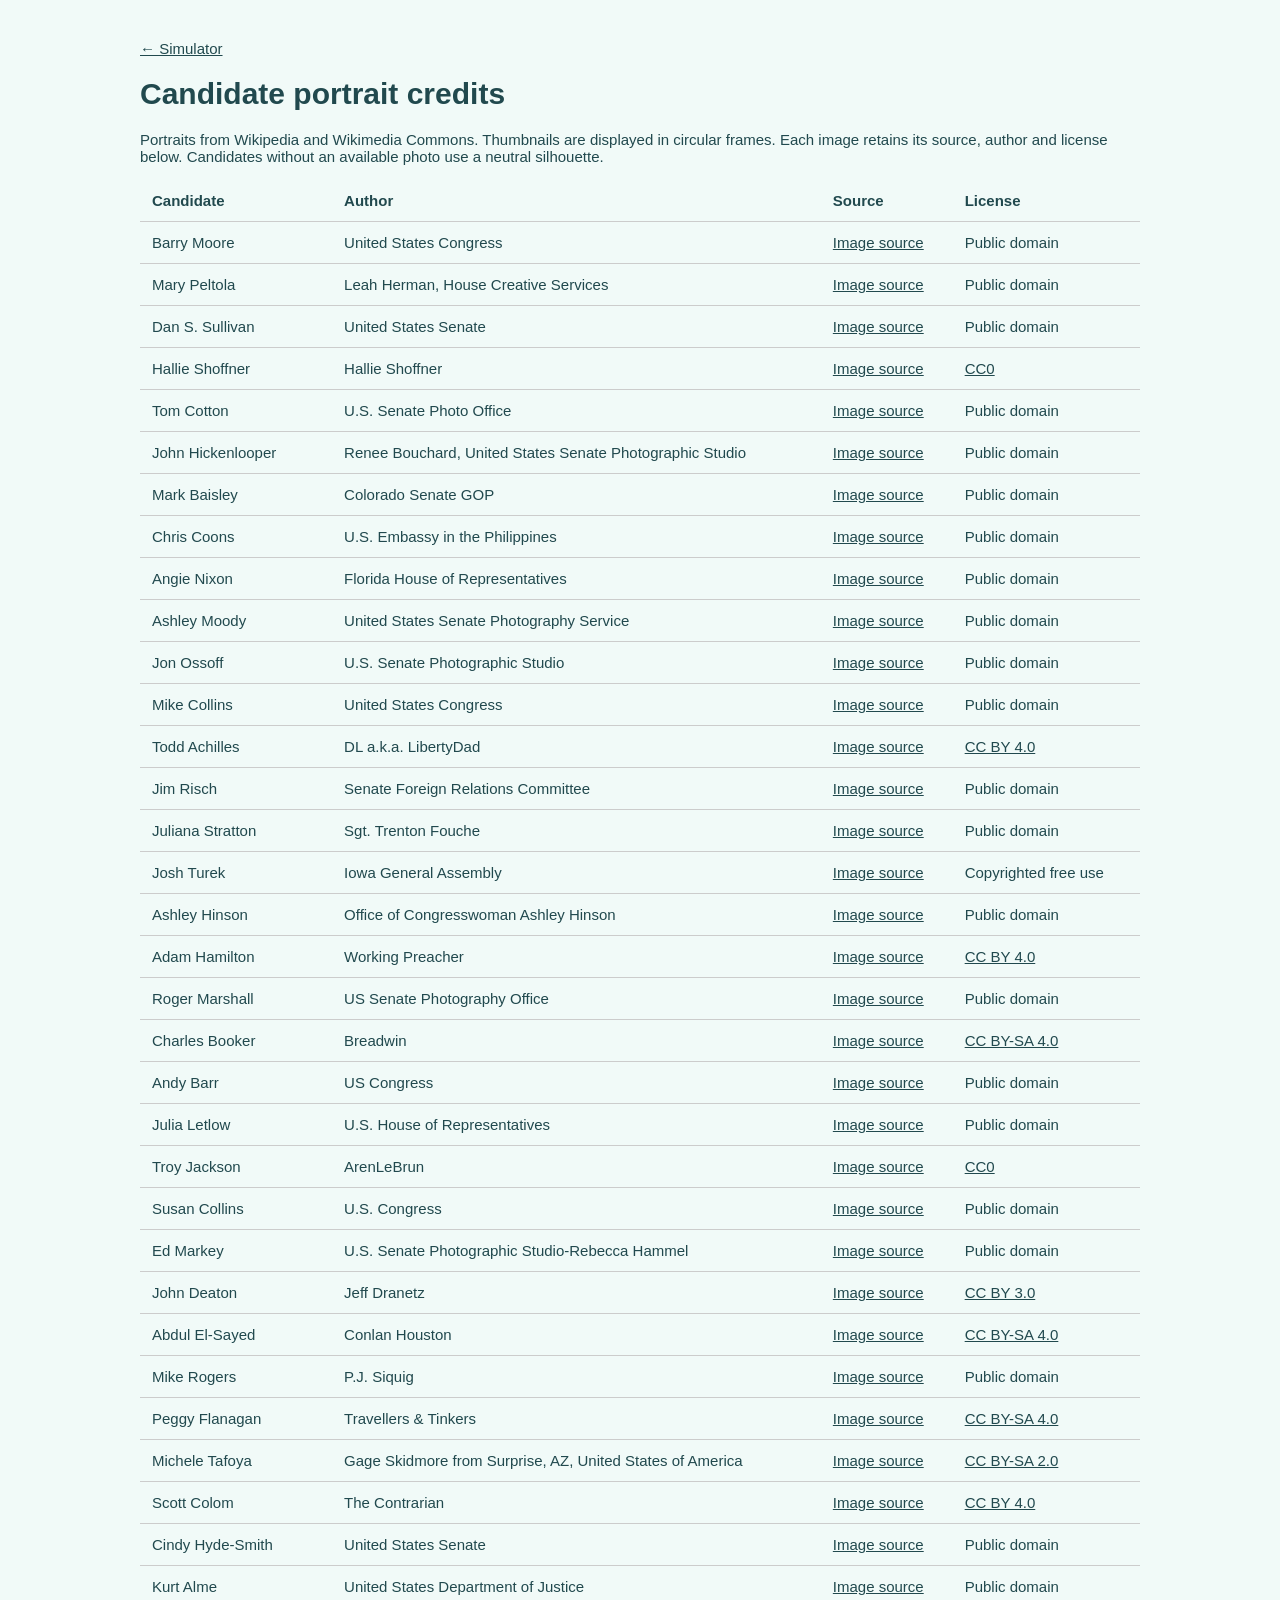
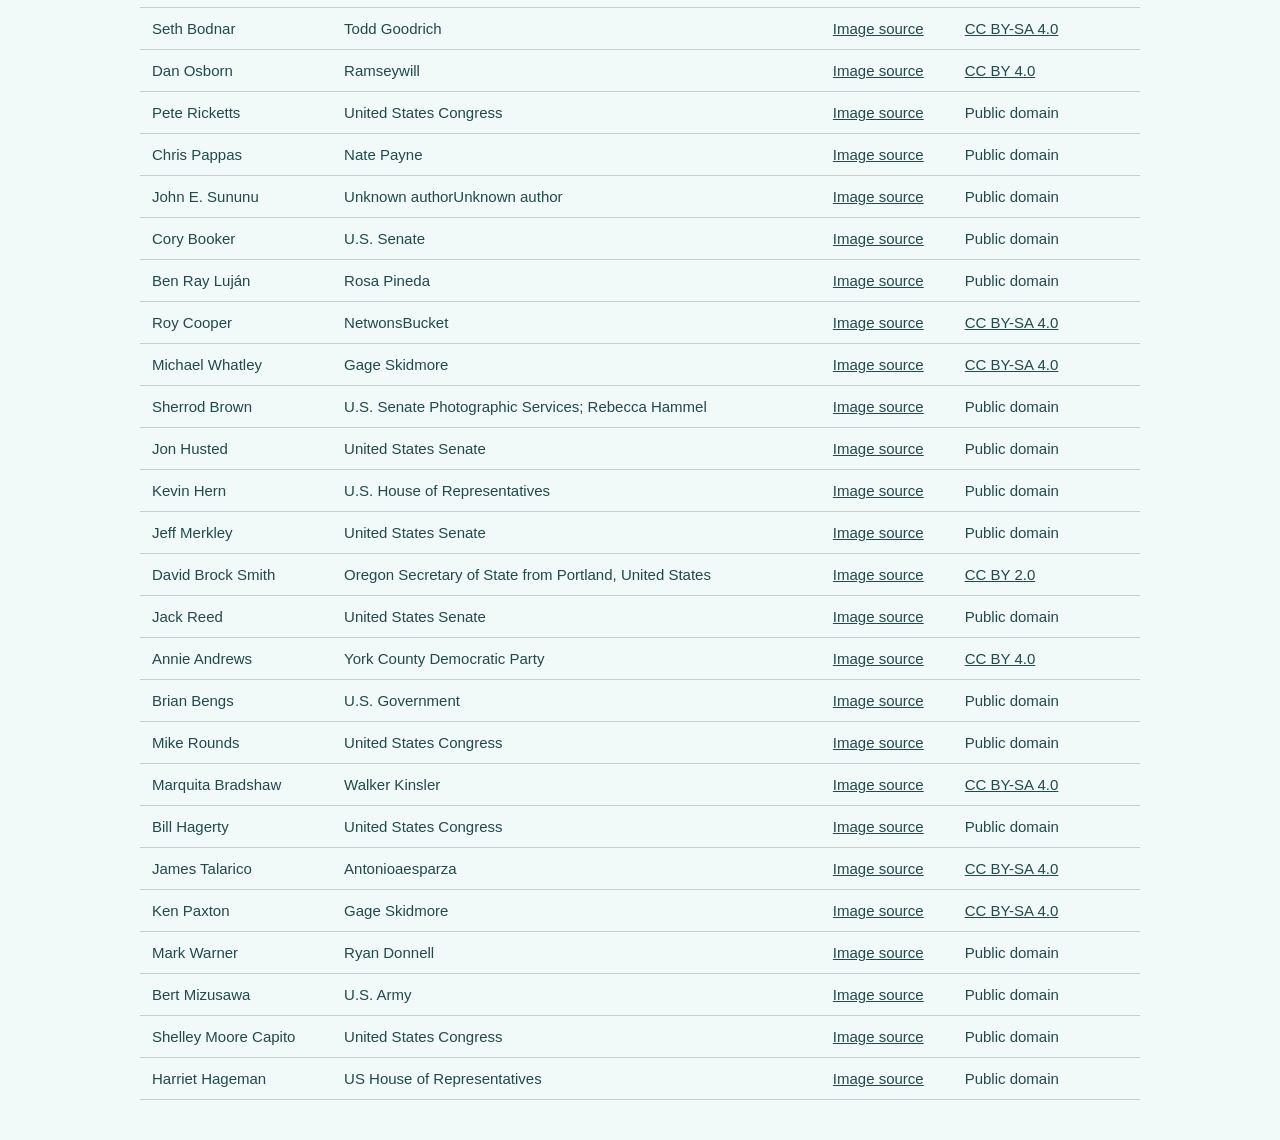
<file: midterm-uj-source/simulator/portrait-credits.html>
<!doctype html><html lang="en"><meta charset="utf-8"><meta name="viewport" content="width=device-width,initial-scale=1"><title>Candidate portrait credits · Senate Night</title><style>body{font:15px Arial;max-width:1000px;margin:40px auto;padding:0 20px;color:#21494e;background:#f1faf8}td,th{padding:12px;text-align:left;border-bottom:1px solid #ccc}table{width:100%;border-collapse:collapse}a{color:inherit}</style><a href="./">← Simulator</a><h1>Candidate portrait credits</h1><p>Portraits from Wikipedia and Wikimedia Commons. Thumbnails are displayed in circular frames. Each image retains its source, author and license below. Candidates without an available photo use a neutral silhouette.</p><table><thead><tr><th>Candidate</th><th>Author</th><th>Source</th><th>License</th></tr></thead><tbody><tr><td>Barry Moore</td><td>United States Congress</td><td><a href="https://commons.wikimedia.org/wiki/File:Rep._Barry_Moore_official_photo.jpg">Image source</a></td><td>Public domain</td></tr><tr><td>Mary Peltola</td><td>Leah Herman, House Creative Services</td><td><a href="https://commons.wikimedia.org/wiki/File:Mary_Peltola_Congressional_Member_Portrait_(2).jpeg">Image source</a></td><td>Public domain</td></tr><tr><td>Dan S. Sullivan</td><td>United States Senate</td><td><a href="https://commons.wikimedia.org/wiki/File:Senator_Dan_Sullivan_official.jpg">Image source</a></td><td>Public domain</td></tr><tr><td>Hallie Shoffner</td><td>Hallie Shoffner</td><td><a href="https://commons.wikimedia.org/wiki/File:Hallie_Shoffner_headshot_003.jpg">Image source</a></td><td><a href="http://creativecommons.org/publicdomain/zero/1.0/deed.en">CC0</a></td></tr><tr><td>Tom Cotton</td><td>U.S. Senate Photo Office</td><td><a href="https://commons.wikimedia.org/wiki/File:Tom_Cotton_official_Senate_photo.jpg">Image source</a></td><td>Public domain</td></tr><tr><td>John Hickenlooper</td><td>Renee Bouchard, United States Senate Photographic Studio</td><td><a href="https://commons.wikimedia.org/wiki/File:John_Hickenlooper,_official_portrait,_117th_Congress.jpeg">Image source</a></td><td>Public domain</td></tr><tr><td>Mark Baisley</td><td>Colorado Senate GOP</td><td><a href="https://commons.wikimedia.org/wiki/File:Mark_Baisley_in_2024_(cropped).jpg">Image source</a></td><td>Public domain</td></tr><tr><td>Chris Coons</td><td>U.S. Embassy in the Philippines</td><td><a href="https://commons.wikimedia.org/wiki/File:Chris_Coons_2024.jpg">Image source</a></td><td>Public domain</td></tr><tr><td>Angie Nixon</td><td>Florida House of Representatives</td><td><a href="https://commons.wikimedia.org/wiki/File:Angie_Nixon_official_portrait.jpg">Image source</a></td><td>Public domain</td></tr><tr><td>Ashley Moody</td><td>United States Senate Photography Service</td><td><a href="https://commons.wikimedia.org/wiki/File:Senator_Ashley_Moody_Official_Portrait.jpg">Image source</a></td><td>Public domain</td></tr><tr><td>Jon Ossoff</td><td>U.S. Senate Photographic Studio</td><td><a href="https://commons.wikimedia.org/wiki/File:Jon_Ossoff_Senate_Portrait_2021.jpg">Image source</a></td><td>Public domain</td></tr><tr><td>Mike Collins</td><td>United States Congress</td><td><a href="https://commons.wikimedia.org/wiki/File:Rep._Mike_Collins_official_photo,_118th_Congress.jpg">Image source</a></td><td>Public domain</td></tr><tr><td>Todd Achilles</td><td>DL a.k.a. LibertyDad</td><td><a href="https://commons.wikimedia.org/wiki/File:Todd_Achilles_on_LibertyDad%27s_stream.png">Image source</a></td><td><a href="https://creativecommons.org/licenses/by/4.0">CC BY 4.0</a></td></tr><tr><td>Jim Risch</td><td>Senate Foreign Relations Committee</td><td><a href="https://commons.wikimedia.org/wiki/File:Bob_Menendez,_Jim_Risch_with_Tsihanouskaya_at_Senate_Foreign_(cropped).jpg">Image source</a></td><td>Public domain</td></tr><tr><td>Juliana Stratton</td><td>Sgt. Trenton Fouche</td><td><a href="https://commons.wikimedia.org/wiki/File:Juliana_Stratton_2023_(cropped).jpg">Image source</a></td><td>Public domain</td></tr><tr><td>Josh Turek</td><td>Iowa General Assembly</td><td><a href="https://commons.wikimedia.org/wiki/File:Joshua_Turek_(cropped_2).jpg">Image source</a></td><td>Copyrighted free use</td></tr><tr><td>Ashley Hinson</td><td>Office of Congresswoman Ashley Hinson</td><td><a href="https://commons.wikimedia.org/wiki/File:Congresswoman_Ashley_Hinson_Official_portrait.jpg">Image source</a></td><td>Public domain</td></tr><tr><td>Adam Hamilton</td><td>Working Preacher</td><td><a href="https://commons.wikimedia.org/wiki/File:Adam_Hamilton_on_the_Courage_to_Preach_(cropped).png">Image source</a></td><td><a href="https://creativecommons.org/licenses/by/4.0">CC BY 4.0</a></td></tr><tr><td>Roger Marshall</td><td>US Senate Photography Office</td><td><a href="https://commons.wikimedia.org/wiki/File:Senator_Roger_Marshall_official_photo.jpg">Image source</a></td><td>Public domain</td></tr><tr><td>Charles Booker</td><td>Breadwin</td><td><a href="https://commons.wikimedia.org/wiki/File:Charles_solar_panels_(cropped).jpg">Image source</a></td><td><a href="https://creativecommons.org/licenses/by-sa/4.0">CC BY-SA 4.0</a></td></tr><tr><td>Andy Barr</td><td>US Congress</td><td><a href="https://commons.wikimedia.org/wiki/File:Andy_Barr_116th_Congress.jpg">Image source</a></td><td>Public domain</td></tr><tr><td>Julia Letlow</td><td>U.S. House of Representatives</td><td><a href="https://commons.wikimedia.org/wiki/File:Julia_Letlow_117th_(cropped).jpg">Image source</a></td><td>Public domain</td></tr><tr><td>Troy Jackson</td><td>ArenLeBrun</td><td><a href="https://commons.wikimedia.org/wiki/File:Troy_Jackson_in_the_Senate_Chamber_(cropped).jpg">Image source</a></td><td><a href="http://creativecommons.org/publicdomain/zero/1.0/deed.en">CC0</a></td></tr><tr><td>Susan Collins</td><td>U.S. Congress</td><td><a href="https://commons.wikimedia.org/wiki/File:Senator_Susan_Collins_2014_official_portrait_(1).jpg">Image source</a></td><td>Public domain</td></tr><tr><td>Ed Markey</td><td>U.S. Senate Photographic Studio-Rebecca Hammel</td><td><a href="https://commons.wikimedia.org/wiki/File:Edward_Markey,_official_portrait,_114th_Congress.jpg">Image source</a></td><td>Public domain</td></tr><tr><td>John Deaton</td><td>Jeff Dranetz</td><td><a href="https://commons.wikimedia.org/wiki/File:John_Deaton,_2024_(cropped).jpg">Image source</a></td><td><a href="https://creativecommons.org/licenses/by/3.0">CC BY 3.0</a></td></tr><tr><td>Abdul El-Sayed</td><td>Conlan Houston</td><td><a href="https://commons.wikimedia.org/wiki/File:Abdul_El-Sayed_meet-and-greet_by_Conlan_Houston_5_(cropped).jpg">Image source</a></td><td><a href="https://creativecommons.org/licenses/by-sa/4.0">CC BY-SA 4.0</a></td></tr><tr><td>Mike Rogers</td><td>P.J. Siquig</td><td><a href="https://commons.wikimedia.org/wiki/File:Mike_Rogers_in_November_2019_(3x4_cropped).jpg">Image source</a></td><td>Public domain</td></tr><tr><td>Peggy Flanagan</td><td>Travellers &amp; Tinkers</td><td><a href="https://commons.wikimedia.org/wiki/File:2026PeggyFlanagan_(newcropped).jpg">Image source</a></td><td><a href="https://creativecommons.org/licenses/by-sa/4.0">CC BY-SA 4.0</a></td></tr><tr><td>Michele Tafoya</td><td>Gage Skidmore from Surprise, AZ, United States of America</td><td><a href="https://commons.wikimedia.org/wiki/File:MicheleTafoya2023.jpg">Image source</a></td><td><a href="https://creativecommons.org/licenses/by-sa/2.0">CC BY-SA 2.0</a></td></tr><tr><td>Scott Colom</td><td>The Contrarian</td><td><a href="https://commons.wikimedia.org/wiki/File:Scott_Colom_2_(cropped).png">Image source</a></td><td><a href="https://creativecommons.org/licenses/by/4.0">CC BY 4.0</a></td></tr><tr><td>Cindy Hyde-Smith</td><td>United States Senate</td><td><a href="https://commons.wikimedia.org/wiki/File:Official_headshot_of_US_Senator_Cindy_Hyde-Smith.jpg">Image source</a></td><td>Public domain</td></tr><tr><td>Kurt Alme</td><td>United States Department of Justice</td><td><a href="https://commons.wikimedia.org/wiki/File:Kurt_G._Alme_official_photo.jpg">Image source</a></td><td>Public domain</td></tr><tr><td>Seth Bodnar</td><td>Todd Goodrich</td><td><a href="https://commons.wikimedia.org/wiki/File:Seth_Bodnar_-_President_at_University_of_Montana_(cropped).jpg">Image source</a></td><td><a href="https://creativecommons.org/licenses/by-sa/4.0">CC BY-SA 4.0</a></td></tr><tr><td>Dan Osborn</td><td>Ramseywill</td><td><a href="https://commons.wikimedia.org/wiki/File:Osborn_Headshot_2_(cropped).jpg">Image source</a></td><td><a href="https://creativecommons.org/licenses/by/4.0">CC BY 4.0</a></td></tr><tr><td>Pete Ricketts</td><td>United States Congress</td><td><a href="https://commons.wikimedia.org/wiki/File:Sen._Pete_Ricketts_official_portrait,_118th_Congress.jpg">Image source</a></td><td>Public domain</td></tr><tr><td>Chris Pappas</td><td>Nate Payne</td><td><a href="https://commons.wikimedia.org/wiki/File:Chris_Pappas,_official_portrait_-_2022.jpg">Image source</a></td><td>Public domain</td></tr><tr><td>John E. Sununu</td><td>Unknown authorUnknown author</td><td><a href="https://commons.wikimedia.org/wiki/File:John_E._Sununu.jpg">Image source</a></td><td>Public domain</td></tr><tr><td>Cory Booker</td><td>U.S. Senate</td><td><a href="https://commons.wikimedia.org/wiki/File:Cory_Booker,_official_portrait_(119th_Congress).jpg">Image source</a></td><td>Public domain</td></tr><tr><td>Ben Ray Luján</td><td>Rosa Pineda</td><td><a href="https://commons.wikimedia.org/wiki/File:Ben_Ray_Luj%C3%A1n,_official_portrait_(119th_Congress).jpg">Image source</a></td><td>Public domain</td></tr><tr><td>Roy Cooper</td><td>NetwonsBucket</td><td><a href="https://commons.wikimedia.org/wiki/File:Roy_Cooper_at_Roy_Cooper_Rally_April_2026-2_(cropped).jpg">Image source</a></td><td><a href="https://creativecommons.org/licenses/by-sa/4.0">CC BY-SA 4.0</a></td></tr><tr><td>Michael Whatley</td><td>Gage Skidmore</td><td><a href="https://commons.wikimedia.org/wiki/File:Michael_Whatley_(54670563614)_(cropped).jpg">Image source</a></td><td><a href="https://creativecommons.org/licenses/by-sa/4.0">CC BY-SA 4.0</a></td></tr><tr><td>Sherrod Brown</td><td>U.S. Senate Photographic Services; Rebecca Hammel</td><td><a href="https://commons.wikimedia.org/wiki/File:Sherrod_Brown_117th_Congress_(2).jpg">Image source</a></td><td>Public domain</td></tr><tr><td>Jon Husted</td><td>United States Senate</td><td><a href="https://commons.wikimedia.org/wiki/File:Sen._Jon_Husted_official_portrait,_119th_Congress.jpg">Image source</a></td><td>Public domain</td></tr><tr><td>Kevin Hern</td><td>U.S. House of Representatives</td><td><a href="https://commons.wikimedia.org/wiki/File:Rep._Kevin_Hern_official_photo,_116th_congress.jpg">Image source</a></td><td>Public domain</td></tr><tr><td>Jeff Merkley</td><td>United States Senate</td><td><a href="https://commons.wikimedia.org/wiki/File:Jeff_Merkley,_115th_official_photo.jpg">Image source</a></td><td>Public domain</td></tr><tr><td>David Brock Smith</td><td>Oregon  Secretary of State from Portland, United States</td><td><a href="https://commons.wikimedia.org/wiki/File:David_Brock_Smith.jpg">Image source</a></td><td><a href="https://creativecommons.org/licenses/by/2.0">CC BY 2.0</a></td></tr><tr><td>Jack Reed</td><td>United States Senate</td><td><a href="https://commons.wikimedia.org/wiki/File:Sen._Jack_Reed_(D-RI),_Official_Portrait,_119th_Congress_(1).jpg">Image source</a></td><td>Public domain</td></tr><tr><td>Annie Andrews</td><td>York County Democratic Party</td><td><a href="https://commons.wikimedia.org/wiki/File:Annie_Andrews_York_Town_(cropped_2).png">Image source</a></td><td><a href="https://creativecommons.org/licenses/by/4.0">CC BY 4.0</a></td></tr><tr><td>Brian Bengs</td><td>U.S. Government</td><td><a href="https://commons.wikimedia.org/wiki/File:State_Seal_of_South_Dakota.svg">Image source</a></td><td>Public domain</td></tr><tr><td>Mike Rounds</td><td>United States Congress</td><td><a href="https://commons.wikimedia.org/wiki/File:Mike_Rounds_official_Senate_portrait.jpg">Image source</a></td><td>Public domain</td></tr><tr><td>Marquita Bradshaw</td><td>Walker Kinsler</td><td><a href="https://commons.wikimedia.org/wiki/File:Marquita_Bradshaw_at_Morristown.jpg">Image source</a></td><td><a href="https://creativecommons.org/licenses/by-sa/4.0">CC BY-SA 4.0</a></td></tr><tr><td>Bill Hagerty</td><td>United States Congress</td><td><a href="https://commons.wikimedia.org/wiki/File:Bill_Hagerty_senatorial_portrait.jpg">Image source</a></td><td>Public domain</td></tr><tr><td>James Talarico</td><td>Antonioaesparza</td><td><a href="https://commons.wikimedia.org/wiki/File:James_Talarico_Press_Conference_(cropped).jpg">Image source</a></td><td><a href="https://creativecommons.org/licenses/by-sa/4.0">CC BY-SA 4.0</a></td></tr><tr><td>Ken Paxton</td><td>Gage Skidmore</td><td><a href="https://commons.wikimedia.org/wiki/File:Ken_Paxton_-_55022425595_(cropped).jpg">Image source</a></td><td><a href="https://creativecommons.org/licenses/by-sa/4.0">CC BY-SA 4.0</a></td></tr><tr><td>Mark Warner</td><td>Ryan Donnell</td><td><a href="https://commons.wikimedia.org/wiki/File:Mark_Warner_2025.jpg">Image source</a></td><td>Public domain</td></tr><tr><td>Bert Mizusawa</td><td>U.S. Army</td><td><a href="https://commons.wikimedia.org/wiki/File:Mizusawa.jpg">Image source</a></td><td>Public domain</td></tr><tr><td>Shelley Moore Capito</td><td>United States Congress</td><td><a href="https://commons.wikimedia.org/wiki/File:Shelley_Moore_Capito_official_Senate_photo.jpg">Image source</a></td><td>Public domain</td></tr><tr><td>Harriet Hageman</td><td>US House of Representatives</td><td><a href="https://commons.wikimedia.org/wiki/File:Official-harriet-hageman-wy00.jpg">Image source</a></td><td>Public domain</td></tr></tbody></table><script defer src="https://feedback.shauryaswebsites.com/widget.js"></script>
<script defer src="https://navigation.shauryaswebsites.com/launcher.js"></script>
</html>
</file>
<file: midterm-uj-source/style.css>
@import url('https://fonts.googleapis.com/css2?family=DM+Sans:wght@400;500;600;700&family=Libre+Caslon+Display&display=swap');
:root{--ink:#20352f;--muted:#717c72;--paper:#f6f5ef;--line:#dddfd3;--blue:#527eaa;--red:#c57060;--other:#a08a47;--unknown:#c4bba0;--none:#e9eae1}*{box-sizing:border-box}html{scroll-behavior:smooth;scroll-padding-top:20px}body{margin:0;background:var(--paper);color:var(--ink);font-family:'DM Sans',Arial,sans-serif;font-size:14px}a{color:inherit}header{display:flex;align-items:center;justify-content:space-between;padding:24px 4.5%;border-bottom:1px solid var(--line);gap:20px}.brand{font-size:25px;letter-spacing:-1px;text-decoration:none;font-weight:600}.brand b{color:#89946f}.brand span{font-size:10px;letter-spacing:1px;background:#e7eadf;padding:5px 8px;vertical-align:middle;margin-left:13px}nav{display:flex;gap:30px}nav a{text-decoration:none;font-size:12px}nav span{font-size:9px;padding:2px 5px;background:#e6e9df;margin-left:4px}.date{font-size:11px}.date i{display:inline-block;width:6px;height:6px;background:#789163;border-radius:50%;margin-right:7px}main{max-width:1600px;margin:auto;padding:0 4.5%}.intro{display:grid;grid-template-columns:1.4fr 1fr;gap:10%;align-items:center;padding:62px 0 48px}.eyebrow{font-size:10px;letter-spacing:1.7px;font-weight:700;color:#77816e}h1{font-family:'Libre Caslon Display',Georgia,serif;font-weight:400;font-size:64px;letter-spacing:-1.3px;line-height:.99;margin:20px 0}h1 em{font-weight:400;color:#798969}p{line-height:1.7;color:var(--muted);font-size:12px}.intro p{font-size:13px;margin:22px 0 0}aside{border-left:1px solid var(--line);padding-left:40px}.balance{display:flex;justify-content:space-between;gap:24px;margin:18px 0}.balance strong{font-size:48px;font-weight:500;line-height:1.15}.balance span:not(.vs){display:block;font-size:10px;line-height:2.2;font-weight:400;color:var(--muted)}.dem{color:var(--blue)}.rep{color:var(--red)}.vs{font-size:40px;color:var(--line)}.balancebar{height:7px;background:var(--red);border-radius:4px;overflow:hidden}.balancebar span{display:block;width:47%;background:var(--blue);height:100%;border-right:4px solid var(--paper)}aside p{font-size:10px!important}.sectionline{display:flex;justify-content:space-between;border-top:1px solid var(--line);padding:20px 0 15px;font-size:10px;letter-spacing:1.2px}.sectionline span:last-child{letter-spacing:0;color:var(--muted)}.legend{display:flex;gap:20px;justify-content:flex-end;margin:0 0 18px;font-size:10px;color:var(--muted)}.legend i{display:inline-block;width:8px;height:8px;border-radius:2px;margin-right:6px}.D{background:var(--blue)}.R{background:var(--red)}.O{background:var(--other)}.U{background:var(--unknown)}.N{background:var(--none)}.maps{display:grid;grid-template-columns:1fr 1fr;gap:20px}.card{background:#fcfcf8;border:1px solid var(--line);border-radius:5px;overflow:hidden}.cardhead{display:flex;justify-content:space-between;align-items:center;padding:23px 24px 0;gap:10px}.card h2{font-family:'Libre Caslon Display',Georgia,serif;font-size:29px;font-weight:400;margin:0}.num{color:#a3ad98;font-size:10px;letter-spacing:1px;margin-right:10px}.tag{font-size:9px;letter-spacing:1px;padding:6px 8px;background:#eff0e8;color:#768268;white-space:nowrap}.carddesc{margin:7px 24px 0;font-size:11px}.map{width:100%;display:block;aspect-ratio:975/610;margin:0 auto;max-height:340px;padding:18px 18px 6px}.state{stroke:#fcfcf8;stroke-width:2;stroke-linejoin:round;transition:fill .2s,filter .15s;cursor:pointer;outline:none}.state:hover,.state:focus{filter:brightness(.88);stroke:var(--ink);stroke-width:3}.state[data-none=true]{cursor:default}.map text{font:14px Arial,sans-serif;fill:#fff;pointer-events:none;font-weight:600;paint-order:stroke;stroke:#0002;stroke-width:1}.cardfoot{border-top:1px solid #eeeee5;padding:14px 24px;display:flex;align-items:center;justify-content:space-between;gap:10px}.tallies{display:flex;gap:12px;font-size:12px}.tallies small{font-size:9px;color:var(--muted);margin-left:3px}.cardfoot button{font-size:10px;padding:5px 0;background:none;border:0;text-decoration:underline;color:var(--muted);cursor:pointer}.seats{height:4px;display:flex;position:relative;background:var(--none)}.seats:after{content:'';position:absolute;left:50%;height:8px;top:-2px;border-left:1px solid #3d4b39}.seats span{height:4px}.race-section{margin-top:60px}.tabletitle h2,.method h2{font-family:'Libre Caslon Display',Georgia,serif;font-size:38px;font-weight:400;margin:12px 0 0}.tabletitle p{margin-top:6px}.filters{display:flex;gap:12px;margin:25px 0 18px}input,select,button{font:inherit}input,select{color:var(--ink)}.search{display:flex;align-items:center;gap:10px;flex:1;background:#fcfcf8;border:1px solid var(--line);padding:0 12px}.search input{border:0;background:transparent;outline:0;padding:12px 0;width:100%;font-size:11px}.filters select,.filters button{border:1px solid var(--line);background:#fcfcf8;padding:10px 14px;font-size:11px}.filters button{background:var(--ink);color:#fff;cursor:pointer}.tablewrap{overflow:auto;border:1px solid var(--line);background:#fcfcf8}table{width:100%;border-collapse:collapse;text-align:left;min-width:950px}th{font-size:10px;font-weight:500;color:var(--muted);background:#eeefe6;padding:16px}th small{display:block;font-size:9px;margin-top:5px;font-weight:400}td{vertical-align:top;padding:19px 16px;border-top:1px solid #e7e8df;font-size:11px}td:first-child{min-width:150px}td small{display:block;color:var(--muted);font-size:10px;margin-top:5px}td strong{font-weight:600}td select{padding:7px 6px;max-width:145px;border:1px solid var(--line);background:var(--paper);font-size:10px;border-radius:3px}.candidate{margin-bottom:6px;display:flex;gap:6px;align-items:baseline}.partydot{display:inline-block;width:6px;height:6px;border-radius:50%;flex-shrink:0}.pollpct{font-weight:700;margin-left:auto;padding-left:8px}.pollpill{display:inline-block;padding:4px 7px;border:1px solid var(--line);font-size:10px;margin-bottom:7px;border-radius:3px}.pollsource{display:block;font-size:10px;color:var(--muted);line-height:1.6}.special{font-size:8px;background:#e9eadf;padding:2px 4px;display:inline-block;margin-top:5px}.fine{font-size:10px}.method{border-top:1px solid var(--line);display:grid;grid-template-columns:1fr 1fr;gap:9%;padding:40px 0;margin-top:50px}.method h3{font-weight:500;font-size:14px}.method p{font-size:11px}.method h2{font-size:34px}footer{border-top:1px solid var(--line);padding:27px 0;display:flex;align-items:center;justify-content:space-between;color:var(--muted);font-size:10px}dialog{border:1px solid var(--line);border-radius:6px;padding:35px;width:min(500px,92vw);background:var(--paper);color:var(--ink)}dialog::backdrop{background:#182e2877;backdrop-filter:blur(3px)}dialog h2{font-family:Georgia,serif;font-weight:400;font-size:29px}.close{position:absolute;right:12px;top:10px;border:0;background:none;font-size:25px;cursor:pointer}dialog .choice{display:block;text-align:left;width:100%;padding:12px;border:1px solid var(--line);background:#fff;margin:7px 0;cursor:pointer;border-radius:3px}dialog .choice[aria-pressed=true]{border:2px solid var(--ink);background:#e9eddf}#toast{position:fixed;bottom:20px;left:50%;transform:translateX(-50%);padding:12px 22px;background:var(--ink);color:#fff;border-radius:4px;font-size:12px;display:none}button:focus-visible,a:focus-visible,select:focus-visible{outline:2px solid #688344;outline-offset:3px}@media(min-width:1450px){.map{max-height:390px}}@media(max-width:850px){header{flex-wrap:wrap}nav{gap:15px}.date{display:none}.intro{gap:5%}h1{font-size:50px}aside{padding-left:20px}.balance{gap:10px}.balance strong{font-size:40px}.legend{justify-content:flex-start;flex-wrap:wrap;gap:12px}.cardhead{padding:17px 17px 0}.card h2{font-size:24px}.tag{font-size:8px}.carddesc{margin-left:17px}.cardfoot{padding:12px 15px}.tallies{gap:7px}.tallies small{display:none}.map text{font-size:17px}}@media(max-width:600px){.intro{grid-template-columns:1fr;padding:35px 0;gap:30px}h1{font-size:58px}aside{padding:22px 0 0;border-left:0;border-top:1px solid var(--line)}.balance strong{font-size:37px}.maps{grid-template-columns:1fr}.map{max-height:none}.filters{flex-wrap:wrap}.search{flex-basis:100%}.filters select{flex:1}.method{grid-template-columns:1fr;gap:15px}.sectionline{font-size:8px}.race-section{margin-top:35px}footer span:nth-child(2){display:none}nav a{font-size:10px}.brand{font-size:22px}}

.legend .striped{background:repeating-linear-gradient(125deg,#829079 0 3px,#c6cebf 3px 5px)}.assumption{border-style:dashed;background:#f0f1e8}

.simcard{grid-column:1/-1;background:#f0f2e9}.simcard .map{max-height:490px;max-width:850px}.simtoolbar{display:flex;align-items:center;gap:20px;margin:20px 24px 0;flex-wrap:wrap}.simbutton{padding:13px 22px;border:0;border-radius:4px;background:var(--ink);color:#fff;font-size:12px;cursor:pointer}.simbutton:hover{background:#3c5143}.simtoolbar span{font-size:12px;color:var(--muted)}.simresult{background:#e4e9d9;color:var(--ink);padding:12px;border-radius:4px}.simcard .cardfoot{justify-content:center;gap:30px}.simcard .tallies{font-size:18px}.simcard .tallies small{font-size:10px}.simcard .cardhead h2{font-size:34px}@media(max-width:600px){.simtoolbar{gap:12px}.simcard .cardhead h2{font-size:25px}.simcard .tag{font-size:7px}.simcard .map{max-height:none}nav{flex-wrap:wrap;gap:12px}}

.result-row{margin:20px 0}.result-label{display:flex;align-items:center;justify-content:space-between;gap:18px;font-size:13px}.result-label small{display:block;margin:5px 0 8px 12px;color:var(--muted);font-size:10px}.result-label strong{font-size:22px;font-weight:500}.result-track{height:9px;background:#e4e6dc;border-radius:3px;overflow:hidden}.result-track div{height:100%}.other-contenders{font-size:11px;color:var(--muted);margin-top:15px}.other-contenders summary{cursor:pointer}.state-results .fine{font-size:10px}dialog{max-height:90vh;overflow-y:auto}dialog h3{font-size:12px;font-weight:500}

.swing-controls{margin:18px 24px;padding:18px;border:1px solid var(--line);border-radius:4px;background:#f9faf4;display:flex;align-items:center;gap:18px;flex-wrap:wrap}.swing-options{display:flex;gap:6px}.swing-options button{border:1px solid var(--line);background:#fff;padding:9px 13px;border-radius:3px;font-size:11px;cursor:pointer;color:var(--ink)}.swing-options button[aria-pressed=true]{background:var(--ink);color:#fff;border-color:var(--ink)}.swing-input{font-size:11px;display:flex;gap:12px;align-items:center}.swing-input input{width:85px;border:1px solid var(--line);padding:8px;border-radius:3px;background:#fff}.swing-controls p{flex-basis:100%;margin:0;font-size:10px;line-height:1.6}.swing-summary{display:flex;justify-content:space-between;gap:20px;flex-wrap:wrap;margin:20px 24px;padding:0 0 18px;border-bottom:1px solid var(--line)}.swing-summary span,.swing-summary small{display:block;color:var(--muted);font-size:10px}.swing-summary strong{display:block;font-size:21px;font-weight:500;margin:7px 0}.swing-summary strong b{font-weight:500;margin-right:12px}.state-swing{padding:12px 15px;border:1px solid var(--line);border-radius:4px}.state-swing h3{margin:0 0 12px}.state-swing dl{margin:0;font-size:11px}.state-swing dl div{display:flex;justify-content:space-between;gap:12px;margin:9px 0}.state-swing dt{color:var(--muted)}.state-swing dd{margin:0;text-align:right}.state-swing dl div:first-child{font-weight:700}.state-swing .fine{margin-bottom:0}@media(max-width:600px){.swing-controls{margin:15px;padding:12px}.swing-summary{margin:15px}.swing-summary strong{font-size:18px}.swing-input{flex-wrap:wrap}}

.sim-basis{padding:12px;background:#f0f1e7;border-left:3px solid #89946f;font-size:11px;line-height:1.7;margin:12px 0}.sim-basis p{font-size:10px;margin:5px 0}.sim-scenarios{margin:15px 24px;font-size:11px;line-height:1.7}.result-label small{line-height:1.7}

.accuracy-summary{margin:16px 24px;padding:14px 16px;border:1px solid var(--line);border-radius:4px;background:#f7faf3;display:flex;flex-wrap:wrap;justify-content:space-between;gap:12px;font-size:11px}.accuracy-summary strong{display:block;font-size:29px;margin:6px 0;color:var(--ink)}.accuracy-summary p{line-height:1.9;margin:0;align-self:center}.accuracy-summary small{flex-basis:100%;font-size:10px;line-height:1.7;color:var(--muted)}.accuracy-correct{color:#216145}.accuracy-incorrect{color:#9a382d}.accuracy-marker{pointer-events:none}.accuracy-marker circle{fill:#fff;stroke:currentColor;stroke-width:1.5}.map .accuracy-marker text{fill:currentColor;font-size:14px;font-weight:bold;paint-order:normal;stroke:none}.accuracy-pending,.accuracy-unpicked{color:#696953}.accuracy-detail{padding:13px 16px;border:1px solid currentColor;border-radius:4px;margin:15px 0;background:#fafbf5}.accuracy-detail h3{font-weight:700;margin:0}.accuracy-detail p{font-size:12px;line-height:1.8}.accuracy-detail small{font-size:10px;line-height:1.6}@media(max-width:600px){.accuracy-summary{margin:15px}}
</file>
<file: midterm-uj-source/navigation.css>
header nav{display:flex;align-items:center;gap:8px;flex-wrap:wrap}header nav a{font:600 13px Arial,sans-serif;text-decoration:none;color:inherit;padding:10px 14px;border-radius:6px;white-space:nowrap}header nav a[aria-current="page"]{background:#21494e;color:#fff}header nav a:hover{background:#d5e9e8;color:#21494e}header nav a:focus-visible{outline:2px solid currentColor;outline-offset:3px}@media(max-width:1000px){header{flex-wrap:wrap}header nav{order:3;flex-basis:100%}}@media(max-width:600px){header .controls{flex-wrap:wrap}header nav{gap:3px}header nav a{padding:10px}}
</file>
